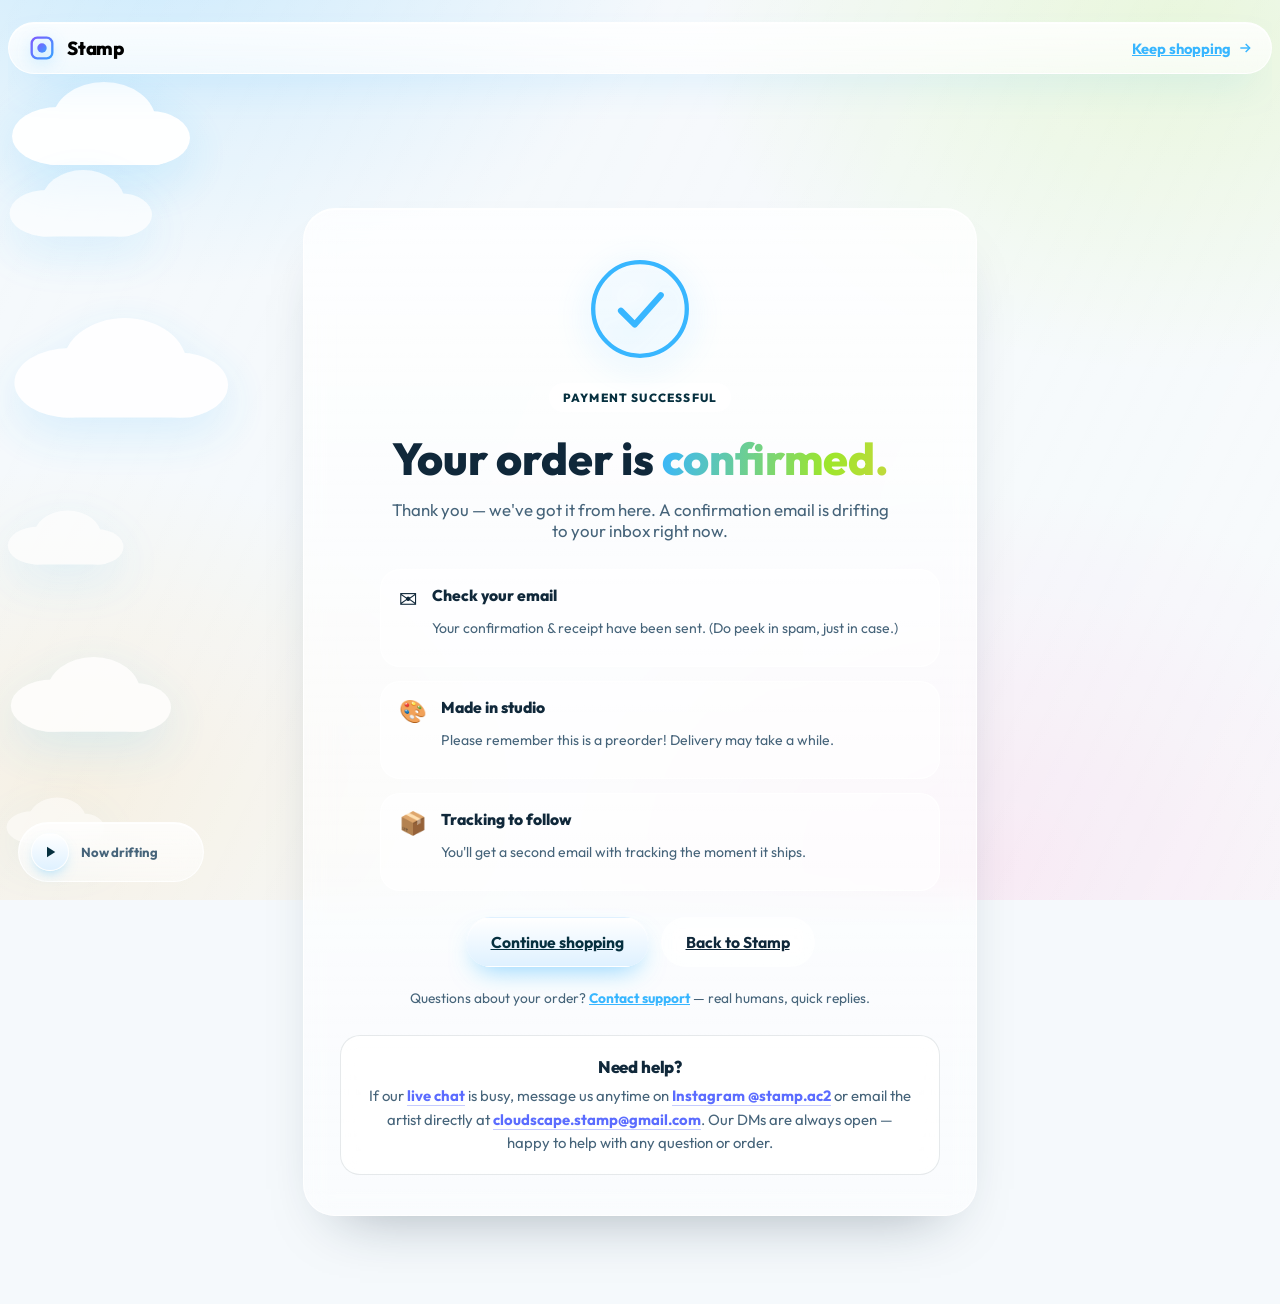
<file: aero-success.html>
<!DOCTYPE html>
<html lang="en">
<head>
  <meta charset="UTF-8" />
  <meta name="viewport" content="width=device-width, initial-scale=1.0" />
    <link rel="icon" type="image/png" href="/favicon.png" />
  <title>Order confirmed — Stamp</title>
  <meta name="description" content="Your Stamp order is confirmed." />
  <meta name="robots" content="noindex" />
  <link rel="preconnect" href="https://fonts.googleapis.com" />
  <link rel="preconnect" href="https://fonts.gstatic.com" crossorigin />
  <link href="https://fonts.googleapis.com/css2?family=Outfit:wght@400;500;600;700;800&display=swap" rel="stylesheet" />
  <link rel="stylesheet" href="aero.css" />
</head>
<body class="aero aero-ok-page">
  <div class="aero-sky" id="aeroSky" aria-hidden="true"></div>

  <!-- ===== Minimal nav ===== -->
  <header class="nav" id="nav">
    <div class="nav__inner">
      <a href="aero" class="brand" aria-label="Stamp home">
        <span class="brand__mark" data-aero="logo" aria-hidden="true"></span>
        <span class="brand__name">Stamp</span>
      </a>
      <a href="aero#shop" class="link-arrow" style="margin-left:auto">Keep shopping
        <svg viewBox="0 0 24 24" width="16" height="16" fill="none" stroke="currentColor" stroke-width="2.2"><path d="M5 12h14"/><path d="m13 6 6 6-6 6"/></svg>
      </a>
    </div>
  </header>

  <main class="aero-ok">
    <section class="aero-ok__card glass">
      <div class="aero-ok__check">
        <svg viewBox="0 0 120 120" width="104" height="104" aria-hidden="true">
          <circle class="aero-ok__ring" cx="60" cy="60" r="54" fill="none" stroke-width="5"/>
          <path class="aero-ok__tick" d="M38 62 L54 78 L84 44" fill="none" stroke-width="7" stroke-linecap="round" stroke-linejoin="round"/>
        </svg>
      </div>

      <span class="aero-ok__eyebrow">Payment successful</span>
      <h1 class="aero-ok__title">Your order is <span class="grad-text">confirmed.</span></h1>
      <p class="aero-ok__lead">Thank you — we've got it from here. A confirmation email is drifting to your inbox right now.</p>

      <ul class="aero-ok__next">
        <li>
          <span class="aero-ok__ico">✉️</span>
          <div><strong>Check your email</strong><p>Your confirmation &amp; receipt have been sent. (Do peek in spam, just in case.)</p></div>
        </li>
        <li>
          <span class="aero-ok__ico">🎨</span>
          <div><strong>Made in studio</strong><p>Please remember this is a preorder! Delivery may take a while.</p></div>
        </li>
        <li>
          <span class="aero-ok__ico">📦</span>
          <div><strong>Tracking to follow</strong><p>You'll get a second email with tracking the moment it ships.</p></div>
        </li>
      </ul>

      <div class="aero-ok__cta">
        <a href="aero#shop" class="btn btn--aero">Continue shopping</a>
        <a href="aero" class="btn btn--glass">Back to Stamp</a>
      </div>

      <p class="aero-ok__help">Questions about your order? <a href="#" data-chat>Contact support</a> — real humans, quick replies.</p>

      <div class="aero-help">
        <strong class="aero-help__title">Need help?</strong>
        <p class="aero-help__text">If our <a href="#" data-chat>live chat</a> is busy, message us anytime on <a href="https://www.instagram.com/stamp.ac2?igsh=MWp1OXdyOXB4MWI3MQ%3D%3D&utm_source=qr" target="_blank" rel="noopener">Instagram @stamp.ac2</a> or email the artist directly at <a href="mailto:cloudscape.stamp@gmail.com">cloudscape.stamp@gmail.com</a>. Our DMs are always open — happy to help with any question or order.</p>
      </div>
    </section>
  </main>

  <script src="aero-assets.js"></script>
  <script src="aero.js"></script>

  <!-- tawk.to live chat -->
  <script type="text/javascript">
    var Tawk_API=Tawk_API||{}, Tawk_LoadStart=new Date();
    (function(){
      var s1=document.createElement("script"),s0=document.getElementsByTagName("script")[0];
      s1.async=true;
      s1.src='https://embed.tawk.to/6a2023e2d0b6e01c2e34bfee/1jq6oobri';
      s1.charset='UTF-8';
      s1.setAttribute('crossorigin','*');
      s0.parentNode.insertBefore(s1,s0);
    })();
  </script>
</body>
</html>
</file>
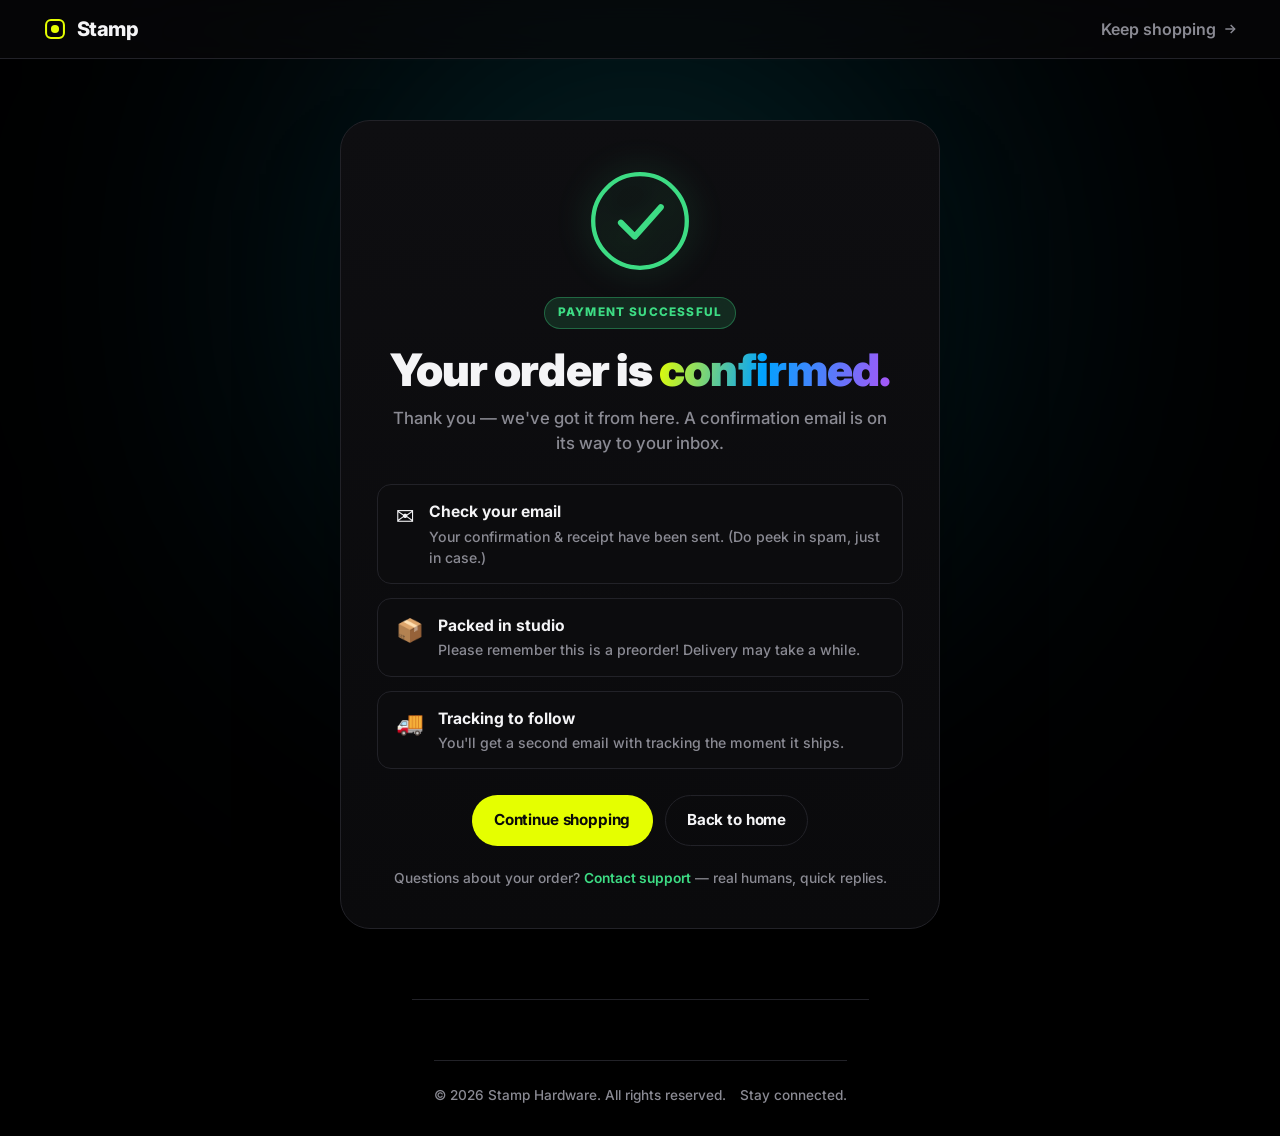
<file: success.html>
<!DOCTYPE html>
<html lang="en">
<head>
  <meta charset="UTF-8" />
  <meta name="viewport" content="width=device-width, initial-scale=1.0" />
    <link rel="icon" type="image/png" href="/favicon.png" />
  <title>Order confirmed — Stamp</title>
  <meta name="description" content="Your Stamp order is confirmed." />
  <meta name="robots" content="noindex" />
  <link rel="preconnect" href="https://fonts.googleapis.com" />
  <link rel="preconnect" href="https://fonts.gstatic.com" crossorigin />
  <link href="https://fonts.googleapis.com/css2?family=Inter:wght@400;500;600;700;800;900&display=swap" rel="stylesheet" />
  <link rel="stylesheet" href="styles.css" />
  <link rel="stylesheet" href="success.css" />
</head>
<body class="ok-page">
  <!-- ===== Minimal nav ===== -->
  <header class="nav is-stuck" id="nav">
    <div class="nav__inner">
      <a href="/" class="brand" aria-label="Stamp home">
        <span class="brand__mark" aria-hidden="true">
          <svg viewBox="0 0 32 32" width="26" height="26"><rect x="5" y="5" width="22" height="22" rx="6" fill="none" stroke="currentColor" stroke-width="2.5"/><circle cx="16" cy="16" r="5" fill="currentColor"/></svg>
        </span>
        <span class="brand__name">Stamp</span>
      </a>
      <a href="/#products" class="link-arrow" style="margin-left:auto">Keep shopping
        <svg viewBox="0 0 24 24" width="16" height="16" fill="none" stroke="currentColor" stroke-width="2.2"><path d="M5 12h14"/><path d="m13 6 6 6-6 6"/></svg>
      </a>
    </div>
  </header>

  <main class="ok">
    <!-- floating confetti -->
    <div class="ok__confetti" aria-hidden="true">
      <i style="--x:8%;--d:0s;--c:var(--yellow)"></i>
      <i style="--x:20%;--d:.4s;--c:var(--purple)"></i>
      <i style="--x:34%;--d:.15s;--c:var(--blue-2)"></i>
      <i style="--x:48%;--d:.7s;--c:#ec4899"></i>
      <i style="--x:62%;--d:.25s;--c:var(--green)"></i>
      <i style="--x:76%;--d:.55s;--c:var(--yellow)"></i>
      <i style="--x:88%;--d:.1s;--c:var(--blue-2)"></i>
      <i style="--x:94%;--d:.45s;--c:#ec4899"></i>
    </div>

    <div class="ok__glow"></div>

    <section class="ok__card">
      <!-- animated check -->
      <div class="ok__check">
        <svg viewBox="0 0 120 120" width="104" height="104" aria-hidden="true">
          <circle class="ok__ring" cx="60" cy="60" r="54" fill="none" stroke-width="5"/>
          <path class="ok__tick" d="M38 62 L54 78 L84 44" fill="none" stroke-width="7" stroke-linecap="round" stroke-linejoin="round"/>
        </svg>
      </div>

      <span class="ok__eyebrow">Payment successful</span>
      <h1 class="ok__title">Your order is <span class="grad-text">confirmed.</span></h1>
      <p class="ok__lead">Thank you — we've got it from here. A confirmation email is on its way to your inbox.</p>

      <ul class="ok__next">
        <li>
          <span class="ok__ico">✉️</span>
          <div><strong>Check your email</strong><p>Your confirmation &amp; receipt have been sent. (Do peek in spam, just in case.)</p></div>
        </li>
        <li>
          <span class="ok__ico">📦</span>
          <div><strong>Packed in studio</strong><p>Please remember this is a preorder! Delivery may take a while.</p></div>
        </li>
        <li>
          <span class="ok__ico">🚚</span>
          <div><strong>Tracking to follow</strong><p>You'll get a second email with tracking the moment it ships.</p></div>
        </li>
      </ul>

      <div class="ok__cta">
        <a href="/#products" class="btn btn--primary">Continue shopping</a>
        <a href="/" class="btn btn--ghost">Back to home</a>
      </div>

      <p class="ok__help">Questions about your order? <a href="#" data-chat>Contact support</a> — real humans, quick replies.</p>
    </section>
  </main>

  <!-- ===== Footer ===== -->
  <footer class="footer">
    <div class="footer__bottom" style="border-top:1px solid var(--line);margin-top:0">
      <span>© 2026 Stamp Hardware. All rights reserved.</span>
      <span>Stay connected.</span>
    </div>
  </footer>

  <script>
    // contact controls open the tawk live chat
    document.addEventListener('click', function (e) {
      var t = e.target.closest('[data-chat]');
      if (!t) return;
      e.preventDefault();
      if (window.Tawk_API && typeof Tawk_API.maximize === 'function') Tawk_API.maximize();
    });
  </script>

  <!-- tawk.to live chat -->
  <script type="text/javascript">
    var Tawk_API=Tawk_API||{}, Tawk_LoadStart=new Date();
    (function(){
      var s1=document.createElement("script"),s0=document.getElementsByTagName("script")[0];
      s1.async=true;
      s1.src='https://embed.tawk.to/6a2023e2d0b6e01c2e34bfee/1jq6oobri';
      s1.charset='UTF-8';
      s1.setAttribute('crossorigin','*');
      s0.parentNode.insertBefore(s1,s0);
    })();
  </script>
</body>
</html>
</file>
<file: aero.css>
/* ===== Aero — Frutiger Aero / Web 2.0 revival theme (light only) ===== */

/* clip horizontal overflow at the root so the page never scrolls sideways */
html{overflow-x:clip;max-width:100%}
.aero img,.aero svg{max-width:100%}

/* Google sign-in control (nav) */
.auth{display:flex;align-items:center;gap:8px}
.auth__login{display:inline-flex;align-items:center;gap:8px;padding:8px 14px;border-radius:100px;font-weight:700;font-size:.82rem;cursor:pointer;background:#fff;color:#1f2937;border:1px solid rgba(16,40,58,.16);transition:transform .2s,box-shadow .2s}
.auth__login:hover{transform:translateY(-1px);box-shadow:0 8px 20px -8px rgba(16,40,58,.45)}
.auth__login svg{width:16px;height:16px;flex:none}
.auth__user{display:flex;align-items:center;gap:8px}
.auth__avatar{width:30px;height:30px;border-radius:50%;object-fit:cover;border:1px solid rgba(16,40,58,.2)}
.auth__logout{padding:7px 12px;border-radius:100px;font-weight:700;font-size:.78rem;cursor:pointer;background:transparent;color:inherit;border:1px solid currentColor;opacity:.7;transition:opacity .2s}
.auth__logout:hover{opacity:1}
@media (max-width:560px){.auth__login span{display:none}}

/* tokens */
.aero{
  --bg:#F5F9FC;            /* pristine gloss-white base */
  --ink:#10283a;          /* deep slate text */
  --ink-soft:#46647a;     /* secondary text */
  --muted:#7d96a8;        /* tertiary */
  --line:rgba(16,40,58,.1);
  --glass:rgba(255,255,255,.55);
  --glass-2:rgba(255,255,255,.72);

  --sky:#38b6ff;
  --sky-soft:#aee3ff;
  --lime:#9ee62b;
  --lime-soft:#d6f78a;
  --peach:#ffc25c;
  --peach-soft:#ffe1ad;
  --pink:#ff8fc7;
  --pink-soft:#ffc9e6;

  --radius:32px;
  --radius-sm:20px;
  --maxw:1240px;
  --ease:cubic-bezier(.22,.61,.36,1);

  font-family:"Segoe UI","Outfit",system-ui,-apple-system,"Inter",sans-serif;
  background:var(--bg);
  color:var(--ink);
  -webkit-font-smoothing:antialiased;
  overflow-x:hidden;
}

/* page-wide airy gradient wash + faint water refraction */
.aero::before{
  content:"";position:fixed;inset:0;z-index:-2;pointer-events:none;
  background:
    radial-gradient(900px 600px at 12% -8%,rgba(56,182,255,.22),transparent 60%),
    radial-gradient(800px 560px at 92% 4%,rgba(158,230,43,.18),transparent 60%),
    radial-gradient(820px 620px at 78% 96%,rgba(255,143,199,.18),transparent 60%),
    radial-gradient(760px 540px at 6% 88%,rgba(255,194,92,.16),transparent 60%),
    var(--bg);
}
.aero::after{
  content:"";position:fixed;inset:0;z-index:-1;pointer-events:none;opacity:.5;
  background:linear-gradient(115deg,transparent 0,rgba(255,255,255,.5) 38%,transparent 42%,transparent 60%,rgba(255,255,255,.35) 70%,transparent 74%);
  background-size:300% 300%;
  animation:aeroSheen 18s ease-in-out infinite;
}
@keyframes aeroSheen{0%,100%{background-position:0% 50%}50%{background-position:100% 50%}}

/* ===== floating sky layer (clouds + bubbles, full-page, behind content) ===== */
.aero-sky{position:fixed;inset:0;z-index:0;pointer-events:none;overflow:hidden}
.aero-cloud{position:absolute;color:#fff;will-change:transform;filter:drop-shadow(0 16px 24px rgba(56,182,255,.18))}
.aero-cloud svg{display:block;width:100%;height:auto}
@keyframes aeroDrift{from{transform:translateX(-26vw)}to{transform:translateX(126vw)}}

.aero-bubble{position:absolute;pointer-events:auto;cursor:pointer;will-change:transform;filter:drop-shadow(0 8px 14px rgba(56,182,255,.28))}
.aero-bubble svg{display:block;width:100%;height:auto}
.aero-bubble.is-sky{animation:aeroFloat var(--t,9s) var(--ease) infinite,aeroWobble 3.4s ease-in-out infinite}
.aero-bubble:hover{animation-play-state:paused;filter:drop-shadow(0 0 18px rgba(56,182,255,.6)) drop-shadow(0 8px 14px rgba(255,143,199,.4))}
@keyframes aeroFloat{0%{transform:translateY(8vh) translateX(0)}100%{transform:translateY(-112vh) translateX(var(--drift,2vw))}}
@keyframes aeroWobble{0%,100%{margin-left:0}25%{margin-left:-9px}75%{margin-left:9px}}
.aero-bubble.is-pop{animation:aeroPop .32s var(--ease) forwards}
@keyframes aeroPop{to{transform:scale(1.5);opacity:0}}

/* sparkle confetti spawned on bubble pop */
.aero-spark{position:fixed;z-index:40;pointer-events:none;color:var(--peach);width:18px;height:18px;will-change:transform,opacity}
.aero-spark svg{width:100%;height:100%;display:block}
@keyframes aeroSpark{0%{transform:translate(0,0) scale(.4) rotate(0);opacity:1}100%{transform:translate(var(--sx),var(--sy)) scale(1) rotate(180deg);opacity:0}}

/* keep real content above the sky */
.aero > *:not(.aero-sky):not(.aero-sky--fg):not(.aero-player){position:relative;z-index:1}

/* foreground sky layer — bubbles that float in front of content */
.aero-sky--fg{position:fixed;inset:0;z-index:6;pointer-events:none;overflow:visible}
.aero-sky--fg .aero-bubble{pointer-events:auto}

/* ===== mini music player (bottom-left) ===== */
.aero-player{position:fixed;left:18px;bottom:18px;z-index:28;display:flex;align-items:center;gap:12px;padding:10px 18px 10px 12px;border-radius:100px;
  background:linear-gradient(180deg,rgba(255,255,255,.9),rgba(255,255,255,.68));
  border:1px solid rgba(255,255,255,.9);
  box-shadow:0 20px 44px -18px rgba(56,182,255,.55);backdrop-filter:blur(16px);
  transition:box-shadow .3s var(--ease,ease)}
.aero-player:hover{box-shadow:0 24px 50px -16px rgba(56,182,255,.75)}
.aero-player__btn{width:38px;height:38px;border-radius:50%;flex:none;display:grid;place-items:center;cursor:pointer;
  background:linear-gradient(180deg,#fff,#dff1ff);
  border:1px solid rgba(255,255,255,.85);
  box-shadow:0 6px 14px -6px rgba(56,182,255,.55);
  color:#06303f;transition:transform .2s var(--ease,ease),box-shadow .2s}
.aero-player__btn:hover{transform:scale(1.08);box-shadow:0 10px 20px -8px rgba(56,182,255,.7)}
.aero-player__label{font-size:.82rem;font-weight:700;color:var(--ink-soft,#46647a);white-space:nowrap;max-width:110px;overflow:hidden;text-overflow:ellipsis}
.aero-player__bars{display:flex;align-items:flex-end;gap:2px;height:14px;margin-left:2px}
.aero-player__bars span{display:block;width:3px;border-radius:3px;background:var(--sky,#38b6ff);transform-origin:bottom;animation:aeroBars .8s ease-in-out infinite alternate}
.aero-player__bars span:nth-child(2){animation-delay:.15s;animation-duration:1s}
.aero-player__bars span:nth-child(3){animation-delay:.3s;animation-duration:.7s}
@keyframes aeroBars{from{height:3px}to{height:14px}}
.aero-player.is-paused .aero-player__bars span{animation-play-state:paused}

/* ===== shared bits ===== */
.aero .wrap{max-width:var(--maxw);margin:0 auto;padding:0 22px}
.grad-text{
  background:linear-gradient(100deg,var(--sky),var(--lime),var(--peach),var(--pink),var(--sky));
  background-size:300% 100%;-webkit-background-clip:text;background-clip:text;color:transparent;
  animation:aeroGloss 9s linear infinite;
}
@keyframes aeroGloss{to{background-position:300% 50%}}

.aero .btn{display:inline-flex;align-items:center;gap:9px;font-weight:700;font-size:.98rem;border-radius:100px;padding:14px 24px;cursor:pointer;border:1px solid transparent;transition:transform .2s var(--ease),box-shadow .3s var(--ease),background .3s}
.aero .btn svg{transition:transform .2s var(--ease)}
.aero .btn:hover svg{transform:translateX(3px)}
.btn--aero{
  color:#06303f;border:1px solid rgba(255,255,255,.7);
  background:linear-gradient(180deg,#ffffff,#dff1ff);
  box-shadow:0 1px 0 rgba(255,255,255,.9) inset,0 12px 26px -10px rgba(56,182,255,.6);
}
.btn--aero:hover{transform:translateY(-2px);box-shadow:0 1px 0 rgba(255,255,255,.9) inset,0 18px 34px -10px rgba(56,182,255,.75)}
.btn--glass{background:var(--glass);border:1px solid rgba(255,255,255,.7);color:var(--ink);backdrop-filter:blur(8px)}
.btn--glass:hover{transform:translateY(-2px);background:var(--glass-2)}

.aero .eyebrow{display:inline-flex;align-items:center;gap:8px;font-size:.78rem;font-weight:800;text-transform:uppercase;letter-spacing:.12em;color:var(--sky)}
.aero .eyebrow__dot{width:8px;height:8px;border-radius:50%;background:linear-gradient(135deg,var(--lime),var(--sky));box-shadow:0 0 10px var(--sky)}
.aero .section-head{display:flex;justify-content:space-between;align-items:flex-end;gap:20px;margin-bottom:30px}
.aero .section-head__title{font-size:clamp(1.9rem,4.2vw,3rem);font-weight:800;letter-spacing:-.02em;margin-top:10px}
.aero .section-head__sub{color:var(--ink-soft);font-size:1.05rem;max-width:52ch;margin-top:10px}
.aero .link-arrow{display:inline-flex;align-items:center;gap:6px;color:var(--sky);font-weight:700;font-size:.92rem}

/* glass card base — the bento building block */
.glass{
  background:linear-gradient(180deg,rgba(255,255,255,.78),rgba(255,255,255,.5));
  border:1px solid rgba(255,255,255,.8);
  border-radius:var(--radius);
  box-shadow:0 1px 0 rgba(255,255,255,.9) inset,0 30px 60px -36px rgba(16,40,58,.4);
  backdrop-filter:blur(14px);
}

/* ===== nav ===== */
.aero .nav{position:sticky;top:0;z-index:30;padding:14px 0;transition:padding .3s var(--ease)}
.aero .nav.is-stuck{padding:8px 0}
.aero .nav__inner{max-width:var(--maxw);margin:0 auto;padding:10px 18px;display:flex;align-items:center;gap:20px;border-radius:100px;
  background:linear-gradient(180deg,rgba(255,255,255,.85),rgba(255,255,255,.62));
  border:1px solid rgba(255,255,255,.85);
  box-shadow:0 1px 0 rgba(255,255,255,.9) inset,0 18px 40px -22px rgba(56,182,255,.5);
  backdrop-filter:blur(16px);
}
.aero .brand{display:flex;align-items:center;gap:10px;font-weight:800;font-size:1.18rem;letter-spacing:-.01em;text-decoration:none}
.aero .brand__name{color:#000}
.aero .brand__mark{width:30px;height:30px;display:grid;place-items:center}
.aero .brand__mark svg{width:30px;height:30px;filter:drop-shadow(0 4px 8px rgba(56,182,255,.4))}
.aero .nav__links{display:flex;gap:6px;margin-left:8px}
.aero .nav__link{padding:8px 14px;border-radius:100px;font-weight:600;font-size:.92rem;color:var(--ink-soft);text-decoration:none;transition:.2s var(--ease)}
.aero .nav__link:hover{color:var(--ink);background:rgba(255,255,255,.7)}
.aero .nav__link.is-active{color:#06303f;background:linear-gradient(180deg,#fff,#dff1ff);box-shadow:0 6px 14px -8px rgba(56,182,255,.6)}
.aero .nav__actions{margin-left:auto;display:flex;align-items:center;gap:8px}
.aero .icon-btn{width:40px;height:40px;border-radius:50%;display:grid;place-items:center;color:var(--ink-soft);background:rgba(255,255,255,.6);border:1px solid rgba(255,255,255,.8);cursor:pointer;transition:.2s}
.aero .icon-btn:hover{color:var(--ink);transform:translateY(-1px)}
.aero .cart{position:relative}
.aero .cart__count{position:absolute;top:-3px;right:-3px;min-width:18px;height:18px;padding:0 4px;border-radius:100px;background:linear-gradient(135deg,var(--pink),var(--peach));color:#fff;font-size:.66rem;font-weight:800;display:grid;place-items:center}
.aero .nav__toggle{display:none;flex-direction:column;gap:4px;width:40px;height:40px;border-radius:12px;background:rgba(255,255,255,.6);border:1px solid rgba(255,255,255,.8);cursor:pointer;align-items:center;justify-content:center}
.aero .nav__toggle span{width:18px;height:2px;border-radius:2px;background:var(--ink)}

/* ===== hero ===== */
.aero-hero{position:relative;max-width:var(--maxw);margin:0 auto;padding:64px 22px 40px}
.aero-hero__grid{display:grid;grid-template-columns:1.05fr .95fr;gap:40px;align-items:center}
.aero-hero__grid>*{min-width:0}
.aero-hero__badge{display:inline-flex;align-items:center;gap:8px;font-size:.8rem;font-weight:800;color:#06303f;padding:7px 14px;border-radius:100px;background:var(--glass-2);border:1px solid rgba(255,255,255,.8);box-shadow:0 10px 22px -14px rgba(56,182,255,.6)}
.aero-hero__title{font-size:clamp(2.6rem,6.4vw,4.6rem);font-weight:800;line-height:1.02;letter-spacing:-.03em;margin:18px 0 16px}
.aero-hero__lead{color:var(--ink-soft);font-size:1.16rem;max-width:46ch;line-height:1.6}
.aero-hero__cta{display:flex;gap:12px;flex-wrap:wrap;margin:28px 0 22px}
.aero-hero__stats{list-style:none;display:flex;gap:26px;flex-wrap:wrap}
.aero-hero__stats strong{display:block;font-size:1.5rem;font-weight:800;background:linear-gradient(120deg,var(--sky),var(--lime));-webkit-background-clip:text;background-clip:text;color:transparent}
.aero-hero__stats span{color:var(--muted);font-size:.86rem}

/* hero scene: art piece in a glossy frame, with local sky */
.aero-hero__stage{position:relative;min-height:420px;display:grid;place-items:center}
.aero-frame{position:relative;width:min(440px,86%);border-radius:var(--radius);overflow:hidden;border:1px solid rgba(255,255,255,.9);
  box-shadow:0 1px 0 rgba(255,255,255,.9) inset,0 40px 80px -34px rgba(56,182,255,.7);
  animation:aeroBob 7s ease-in-out infinite;background:#dff1ff}
@keyframes aeroBob{0%,100%{transform:translateY(-8px) rotate(-.6deg)}50%{transform:translateY(10px) rotate(.6deg)}}
.aero-frame__art{display:block;width:100%}
.aero-frame__art svg{display:block;width:100%;height:auto}
.aero-frame__gloss{position:absolute;inset:0;pointer-events:none;background:linear-gradient(135deg,rgba(255,255,255,.6) 0,transparent 26%,transparent 70%,rgba(255,255,255,.3) 100%)}
.aero-frame__sun{position:absolute;top:-26px;right:-26px;width:150px;animation:aeroSpin 60s linear infinite}
.aero-frame__sun svg{width:100%;height:auto}
@keyframes aeroSpin{to{transform:rotate(360deg)}}
.aero-frame__cap{position:absolute;left:14px;bottom:14px;font-size:.82rem;font-weight:700;color:#06303f;background:var(--glass-2);padding:6px 12px;border-radius:100px;border:1px solid rgba(255,255,255,.8)}

/* swaying grass strip under the hero */
.aero-grass{position:absolute;left:0;right:0;bottom:-6px;height:64px;color:var(--lime);opacity:.85;pointer-events:none;display:flex;justify-content:space-around;align-items:flex-end}
.aero-grass span{display:block;width:120px;transform-origin:bottom center;animation:aeroSway 5s ease-in-out infinite}
.aero-grass span:nth-child(2n){animation-duration:6.4s;animation-delay:-1.2s;color:var(--lime-soft)}
.aero-grass span:nth-child(3n){animation-duration:7.1s;animation-delay:-2.6s}
.aero-grass svg{display:block;width:100%;height:auto}
@keyframes aeroSway{0%,100%{transform:rotate(-3deg)}50%{transform:rotate(3deg)}}

/* hero action chips */
.aero-chips{display:flex;flex-wrap:wrap;gap:10px;margin-top:34px;justify-content:center}
.aero-chip{font-size:.86rem;font-weight:600;color:var(--ink);padding:9px 15px;border-radius:100px;background:var(--glass);border:1px solid rgba(255,255,255,.8);transition:.2s var(--ease)}
.aero-chip:hover{transform:translateY(-2px);box-shadow:0 10px 20px -12px rgba(56,182,255,.5)}

/* ===== bento grid ===== */
.aero-bento{max-width:var(--maxw);margin:0 auto;padding:60px 22px}
.bento{display:grid;grid-template-columns:repeat(4,1fr);grid-auto-rows:180px;gap:18px}
.bento__cell{position:relative;overflow:hidden;padding:26px}
.bento__cell h3{font-size:1.35rem;font-weight:800;letter-spacing:-.01em}
.bento__cell p{color:var(--ink-soft);font-size:.95rem;margin-top:6px}
.bento__kicker{font-size:.74rem;font-weight:800;text-transform:uppercase;letter-spacing:.1em;color:var(--sky)}
.bento__cta{display:inline-flex;align-items:center;gap:6px;margin-top:auto;font-weight:800;color:#06303f}
/* sizes */
.bento--art{grid-column:span 2;grid-row:span 2;display:flex;flex-direction:column;padding:0;color:#fff}
.bento--art .bento__art{position:absolute;inset:0}
.bento--art .bento__art svg{width:100%;height:100%;object-fit:cover}
.bento--art .bento__veil{position:absolute;inset:0;background:linear-gradient(180deg,transparent 40%,rgba(10,40,60,.55))}
.bento--art .bento__copy{position:relative;margin-top:auto;padding:26px;z-index:1}
.bento--art h3{font-size:1.7rem}
.bento--art .bento__kicker{color:#eaffff}
.bento--art p{color:rgba(255,255,255,.85)}
.bento--art .bento__cta{color:#fff}

.bento--product{grid-column:span 2;grid-row:span 2;display:flex;align-items:center;gap:14px}
.bento--product .bento__charm{flex:none;width:150px;animation:aeroBob 6s ease-in-out infinite}
.bento--product .bento__charm svg{width:100%;height:auto;filter:drop-shadow(0 18px 26px rgba(180,140,255,.45))}
.bento--product .bento__txt{display:flex;flex-direction:column;height:100%;justify-content:center}
.bento--price{display:inline-block;margin:8px 0 4px;font-size:1.4rem;font-weight:800;color:var(--ink)}

.bento--wide{grid-column:span 2}
.bento--tall{grid-row:span 2;display:flex;flex-direction:column}
.bento__big{font-size:2.6rem;font-weight:800;letter-spacing:-.03em;background:linear-gradient(120deg,var(--sky),var(--pink));-webkit-background-clip:text;background-clip:text;color:transparent}
.bento__ico{font-size:1.9rem}
.bento__list{list-style:none;margin-top:12px;display:flex;flex-direction:column;gap:8px}
.bento__list li{display:flex;align-items:center;gap:9px;color:var(--ink-soft);font-size:.92rem;font-weight:600}
.bento__seal{flex:none;width:34px;height:34px;border-radius:10px;display:grid;place-items:center;font-size:1rem;background:linear-gradient(135deg,var(--lime-soft),var(--sky-soft));border:1px solid rgba(255,255,255,.8)}
.bento__cell--glow::after{content:"";position:absolute;width:200px;height:200px;border-radius:50%;filter:blur(40px);opacity:.5;right:-50px;bottom:-60px;background:radial-gradient(circle,var(--c,var(--sky)),transparent 70%);pointer-events:none}

/* ===== duo showcase ===== */
.aero-duo{max-width:var(--maxw);margin:0 auto;padding:60px 22px}
.aero-duo__head{text-align:center;margin-bottom:34px}
.aero-duo__head .section-head__sub{margin-inline:auto}
.aero-duo__grid{display:grid;grid-template-columns:1fr 1fr;gap:20px}
.aero-duo__card{display:flex;flex-direction:column;padding:30px;transition:transform .3s var(--ease),box-shadow .3s var(--ease)}
.aero-duo__card:hover{transform:translateY(-6px);box-shadow:0 1px 0 rgba(255,255,255,.9) inset,0 44px 70px -36px rgba(16,40,58,.5)}
.aero-duo__media{height:190px;border-radius:var(--radius-sm);overflow:hidden;display:grid;place-items:center;margin-bottom:20px;position:relative;background:linear-gradient(180deg,var(--sky-soft),#eef9ff)}
.aero-duo__media--charm{background:linear-gradient(180deg,var(--pink-soft),#fff)}
.aero-duo__media svg{width:62%;height:auto}
.aero-duo__media--art svg{width:100%;height:100%;object-fit:cover}
.aero-duo__kicker{font-size:.76rem;font-weight:800;text-transform:uppercase;letter-spacing:.1em;color:var(--c,var(--sky))}
.aero-duo__name{font-size:1.5rem;font-weight:800;margin:8px 0 8px;letter-spacing:-.01em}
.aero-duo__desc{color:var(--ink-soft);font-size:.98rem;line-height:1.6}
.aero-duo__points{list-style:none;margin:16px 0 18px;display:flex;flex-direction:column;gap:9px}
.aero-duo__points li{color:var(--ink-soft);font-size:.92rem;font-weight:600}
.aero-duo__cta{display:inline-flex;align-items:center;gap:8px;margin-top:auto;align-self:flex-start;color:#06303f;font-weight:800;padding:12px 20px;border-radius:100px;background:linear-gradient(180deg,#fff,#e7f6ff);border:1px solid rgba(255,255,255,.85);box-shadow:0 12px 24px -12px var(--c,var(--sky))}
.aero-duo__cta:hover{transform:translateY(-2px)}

/* ===== possibilities band ===== */
.aero-band{max-width:var(--maxw);margin:0 auto;padding:60px 22px;text-align:center}
.aero-band__title{font-size:clamp(1.9rem,4.4vw,3rem);font-weight:800;letter-spacing:-.02em;margin-bottom:30px}
.aero-band__grid{display:grid;grid-template-columns:repeat(3,1fr);gap:18px}
.aero-poss{padding:30px;text-align:left}
.aero-poss__icon{display:grid;place-items:center;width:56px;height:56px;border-radius:16px;font-size:1.7rem;margin-bottom:16px;background:linear-gradient(135deg,var(--c,var(--sky)),#fff);border:1px solid rgba(255,255,255,.8);box-shadow:0 12px 22px -12px var(--c,var(--sky))}
.aero-poss h3{font-size:1.18rem;font-weight:800}
.aero-poss p{color:var(--ink-soft);font-size:.94rem;margin-top:8px}

/* ===== catalog grid ===== */
.aero-catalog{max-width:var(--maxw);margin:0 auto;padding:60px 22px}
.aero-grid{display:grid;grid-template-columns:1fr 1fr;gap:18px}
.aero-card{display:flex;flex-direction:column;overflow:hidden;transition:transform .3s var(--ease),box-shadow .3s var(--ease)}
.aero-card:hover{transform:translateY(-6px);box-shadow:0 1px 0 rgba(255,255,255,.9) inset,0 44px 70px -36px rgba(16,40,58,.5)}
/* feature card: same stacked layout as a normal card, no spanning */
.aero-card--feature{grid-column:auto;display:flex;flex-direction:column}
.aero-card__media{position:relative;height:380px;display:grid;place-items:center;overflow:hidden;background:linear-gradient(180deg,var(--sky-soft),#eef9ff)}
.aero-card--feature .aero-card__media{height:380px}
.aero-card__media--charm{background:linear-gradient(180deg,var(--pink-soft),#fff)}
.aero-card__media--art svg{width:100%;height:100%;object-fit:cover}
.aero-card__media svg{width:64%;height:auto}
/* art card: fill the whole media area, centred, no gaps */
.aero-card__media--art{display:block;position:relative;padding:0}
.aero-card__media--art [data-aero]{position:absolute;inset:0}
.aero-card__charm{width:52%;animation:aeroBob 6s ease-in-out infinite}
/* canvas device mockup sized to fit inside the catalog card */
.aero-card__media--device{background:linear-gradient(180deg,#e9e2ff,#fff)}
.aero-card__media--device .cv-device{transform:scale(.82)}
.aero-card__media--device .cv-device,.aero-card__media--device .cv-device *{box-sizing:border-box}
.aero-tag{position:absolute;top:14px;left:14px;font-size:.72rem;font-weight:800;text-transform:uppercase;letter-spacing:.06em;color:#06303f;padding:6px 11px;border-radius:100px;background:var(--glass-2);border:1px solid rgba(255,255,255,.8);z-index:1}
.aero-tag--art{background:linear-gradient(100deg,var(--sky),var(--lime));color:#06303f}
.aero-tag--charm{background:linear-gradient(100deg,var(--pink),var(--peach));color:#fff}
.aero-card__body{padding:24px;display:flex;flex-direction:column;flex:1}
.aero-card__row{display:flex;justify-content:space-between;align-items:baseline;gap:12px;margin-top:6px}
.aero-card__name{font-size:1.3rem;font-weight:800;letter-spacing:-.01em}
.aero-card__price{font-size:1.3rem;font-weight:800;color:var(--ink)}
.aero-card__desc{color:var(--ink-soft);font-size:.95rem;margin:8px 0 14px;line-height:1.55}
.aero-card__points{list-style:none;margin:0 0 16px;display:flex;flex-direction:column;gap:7px}
.aero-card__points li{color:var(--ink-soft);font-size:.9rem;font-weight:600}
.aero-card .btn--card{align-self:flex-start;margin-top:auto}
.aero-card--soon{opacity:.85}
.aero-card--soon .aero-card__media{filter:saturate(.7)}

/* ===== interactive atmosphere demo (mirrors the room configurator) ===== */
.aero-demo{max-width:var(--maxw);margin:0 auto;padding:60px 22px}
.aero-demo__head{text-align:center;margin-bottom:30px}
.aero-demo__head .section-head__sub{margin-inline:auto}
.aero-demo__panel{display:grid;grid-template-columns:1.2fr .8fr;gap:0;overflow:hidden}
.aero-scene{position:relative;min-height:380px;overflow:hidden;transition:background .8s var(--ease)}
.aero-scene[data-mood="day"]{background:linear-gradient(180deg,#aee3ff,#e8f7ff 60%,#d8f7c0)}
.aero-scene[data-mood="dusk"]{background:linear-gradient(180deg,#ffc6e6,#ffd9b0 55%,#cfeec0)}
.aero-scene[data-mood="rain"]{background:linear-gradient(180deg,#9fc4dd,#cfe6f2 60%,#bfe0c4)}
.aero-scene[data-mood="night"]{background:linear-gradient(180deg,#5566a8,#8fb0d8 60%,#a9cbb6)}
.aero-scene__sun{position:absolute;top:30px;right:40px;width:120px;transition:transform .8s var(--ease),opacity .8s}
.aero-scene__sun svg{width:100%;height:auto}
.aero-scene[data-mood="night"] .aero-scene__sun{opacity:.25;transform:translateY(20px) scale(.85)}
.aero-scene__hills{position:absolute;left:0;right:0;bottom:0;height:46%}
.aero-scene__hills svg{width:100%;height:100%;object-fit:cover}
.aero-scene__cloud{position:absolute;color:#fff;opacity:.9;width:150px}
.aero-scene__cloud svg{width:100%;height:auto}
.aero-scene__cloud--a{top:50px;left:-10%;animation:aeroDrift 26s linear infinite}
.aero-scene__cloud--b{top:120px;left:-30%;width:110px;opacity:.7;animation:aeroDrift 36s linear infinite}
.aero-rain{position:absolute;inset:0;opacity:0;transition:opacity .5s;pointer-events:none;background-image:repeating-linear-gradient(74deg,transparent 0 9px,rgba(255,255,255,.55) 9px 10px);background-size:60px 60px}
.aero-scene[data-mood="rain"] .aero-rain{opacity:.7;animation:aeroRainfall .5s linear infinite}
@keyframes aeroRainfall{to{background-position:60px 60px}}
.aero-scene__status{position:absolute;top:16px;left:16px;font-weight:700;font-size:.88rem;color:#06303f;background:var(--glass-2);padding:7px 14px;border-radius:100px;border:1px solid rgba(255,255,255,.8)}
.aero-demo__controls{padding:30px;display:flex;flex-direction:column;gap:12px;justify-content:center}
.aero-demo__controls h3{font-size:1.2rem;font-weight:800;margin-bottom:4px}
.aero-mood{display:flex;align-items:center;gap:14px;text-align:left;cursor:pointer;padding:14px 18px;border-radius:18px;background:rgba(255,255,255,.55);border:1px solid rgba(255,255,255,.8);transition:.2s var(--ease)}
.aero-mood:hover{transform:translateY(-2px);background:rgba(255,255,255,.8)}
.aero-mood.is-active{box-shadow:0 12px 24px -10px var(--sky);border-color:var(--sky)}
.aero-mood__ico{font-size:1.5rem}
.aero-mood strong{display:block;font-weight:800}
.aero-mood span{color:var(--muted);font-size:.82rem}

/* ===== support ===== */
.aero-support{max-width:980px;margin:0 auto;padding:30px 22px 20px;text-align:center}
.aero-support__inner{padding:54px 30px;border-radius:var(--radius);position:relative;overflow:hidden;
  background:linear-gradient(135deg,rgba(174,227,255,.6),rgba(255,201,230,.5));border:1px solid rgba(255,255,255,.85)}
.aero-support h2{font-size:clamp(1.7rem,4vw,2.6rem);font-weight:800;letter-spacing:-.02em}
.aero-support p{color:var(--ink-soft);margin:12px 0 24px}
.aero-support__cta{display:flex;gap:12px;justify-content:center;flex-wrap:wrap}

/* ===== footer ===== */
.aero-footer{max-width:var(--maxw);margin:40px auto 0;padding:40px 22px 110px}
.aero-footer__top{display:flex;justify-content:space-between;gap:30px;flex-wrap:wrap;padding-bottom:26px;border-bottom:1px solid var(--line)}
.aero-footer__cols{display:flex;gap:54px;flex-wrap:wrap}
.aero-footer__cols h4{font-size:.82rem;text-transform:uppercase;letter-spacing:.08em;color:var(--muted);margin-bottom:12px}
.aero-footer__cols a{display:block;color:var(--ink-soft);font-size:.92rem;margin-bottom:8px;font-weight:600}
.aero-footer__cols a:hover{color:var(--sky)}
.aero-footer__bottom{display:flex;justify-content:space-between;gap:12px;flex-wrap:wrap;padding-top:20px;color:var(--muted);font-size:.86rem}

/* ===== dock + ticker ===== */
.aero-dock{position:fixed;left:50%;transform:translateX(-50%);bottom:18px;z-index:25;display:flex;align-items:center;gap:16px;padding:10px 12px 10px 20px;max-width:calc(100vw - 36px);border-radius:100px;
  background:linear-gradient(180deg,rgba(255,255,255,.9),rgba(255,255,255,.68));border:1px solid rgba(255,255,255,.9);
  box-shadow:0 20px 44px -18px rgba(56,182,255,.6);backdrop-filter:blur(16px)}
.aero-dock__lead{display:flex;align-items:center;gap:9px;font-weight:800;font-size:.9rem;white-space:nowrap}
.aero-dock__pulse{width:9px;height:9px;border-radius:50%;background:var(--lime);box-shadow:0 0 0 0 rgba(158,230,43,.6);animation:aeroPulse 2s infinite}
@keyframes aeroPulse{0%{box-shadow:0 0 0 0 rgba(158,230,43,.6)}70%{box-shadow:0 0 0 9px rgba(158,230,43,0)}100%{box-shadow:0 0 0 0 rgba(158,230,43,0)}}
.aero-ticker{overflow:hidden;max-width:300px;mask-image:linear-gradient(90deg,transparent,#000 12%,#000 88%,transparent)}
.aero-ticker__track{display:flex;align-items:center;gap:16px;white-space:nowrap;animation:aeroTicker 22s linear infinite;color:var(--ink-soft);font-weight:600;font-size:.88rem}
.aero-ticker__track .dot{color:var(--sky);font-size:.6rem}
@keyframes aeroTicker{from{transform:translateX(0)}to{transform:translateX(-50%)}}
.aero-dock__btn{white-space:nowrap}
@media (max-width:720px){.aero-ticker{display:none}}

/* reveal on scroll */
.aero-reveal{opacity:0;transform:translateY(26px);transition:opacity .7s var(--ease),transform .7s var(--ease)}
.aero-reveal.is-in{opacity:1;transform:none}

/* ===== product detail layout (level94 / omori) ===== */
.aero-prod{position:relative;max-width:var(--maxw);margin:0 auto;padding:56px 22px 30px}
.aero-prod__back{display:inline-flex;align-items:center;gap:7px;color:var(--ink-soft);font-weight:700;font-size:.9rem;margin-bottom:22px}
.aero-prod__back:hover{color:var(--ink)}
.aero-prod__grid{display:grid;grid-template-columns:1fr 1fr;gap:40px;align-items:center}
.aero-prod__grid>*{min-width:0}
.aero-prod__stage{position:relative;display:grid;place-items:center;min-height:440px}
.aero-prod__frame{position:relative;width:min(440px,90%);border-radius:var(--radius);overflow:hidden;border:1px solid rgba(255,255,255,.9);box-shadow:0 1px 0 rgba(255,255,255,.9) inset,0 40px 80px -32px rgba(56,182,255,.7);animation:aeroBob 7s ease-in-out infinite;background:#fff}
.aero-prod__frame svg{display:block;width:100%;height:auto}
.aero-prod__frame--charm{background:linear-gradient(180deg,var(--pink-soft),#fff);padding:30px}
.aero-prod__rating{display:flex;align-items:center;gap:10px;color:var(--muted);font-size:.88rem;font-weight:700}
.aero-prod__stars{color:var(--peach);letter-spacing:2px}
.aero-prod__name{font-size:clamp(2.2rem,5vw,3.4rem);font-weight:800;letter-spacing:-.02em;margin:12px 0 10px}
.aero-prod__tagline{color:var(--ink-soft);font-size:1.1rem;max-width:46ch;line-height:1.6}
.aero-prod__priceRow{display:flex;align-items:baseline;gap:12px;margin:22px 0 4px}
.aero-prod__price{font-size:2.1rem;font-weight:800}
.aero-prod__was{color:var(--muted);text-decoration:line-through;font-weight:700}
.aero-prod__save{font-size:.74rem;font-weight:800;text-transform:uppercase;letter-spacing:.05em;color:#06303f;background:linear-gradient(100deg,var(--lime),var(--sky));padding:5px 11px;border-radius:100px}
.aero-opt{margin-top:22px}
.aero-opt__label{display:block;font-size:.8rem;font-weight:800;text-transform:uppercase;letter-spacing:.05em;color:var(--muted);margin-bottom:11px}
.aero-opt__label em{color:var(--ink);font-style:normal}
.aero-swatches{display:flex;gap:12px}
.aero-swatch{width:42px;height:42px;border-radius:50%;cursor:pointer;background:var(--s);border:2px solid rgba(255,255,255,.9);box-shadow:0 6px 14px -6px rgba(16,40,58,.4);transition:transform .2s var(--ease),box-shadow .2s}
.aero-swatch:hover{transform:translateY(-2px)}
.aero-swatch.is-active{box-shadow:0 0 0 3px var(--sky),0 6px 14px -6px rgba(16,40,58,.4)}
.aero-packs{display:grid;grid-template-columns:repeat(3,1fr);gap:10px}
.aero-pack{display:flex;flex-direction:column;gap:3px;align-items:flex-start;text-align:left;cursor:pointer;background:rgba(255,255,255,.6);border:1px solid rgba(255,255,255,.85);border-radius:var(--radius-sm);padding:13px 14px;transition:.2s var(--ease)}
.aero-pack:hover{transform:translateY(-2px)}
.aero-pack strong{font-size:1rem;font-weight:800}
.aero-pack span{font-size:.78rem;color:var(--muted)}
.aero-pack.is-active{border-color:var(--sky);box-shadow:0 12px 24px -10px var(--sky);background:rgba(255,255,255,.9)}
.aero-prod__perks{list-style:none;display:flex;flex-direction:column;gap:10px;margin:24px 0 6px}
.aero-prod__perks li{display:flex;align-items:center;gap:11px;font-size:.96rem;font-weight:600;color:var(--ink)}
.aero-prod__perks .tick{color:var(--sky)}
.aero-buy{margin-top:24px}
.aero-buy__note{margin-top:14px;color:var(--muted);font-size:.84rem}

/* out-of-stock state */
.aero-stock--out{display:inline-flex;align-items:center;font-size:.74rem;font-weight:800;text-transform:uppercase;letter-spacing:.05em;color:#fff;background:#e1556b;padding:5px 11px;border-radius:100px}
.aero-soldout,.aero-soldout:hover{background:#d3dde6;color:#5b7488;border-color:transparent;box-shadow:none;transform:none;cursor:not-allowed}

/* "UK only" region badge */
.uk-badge{display:inline-flex;align-items:center;gap:6px;width:fit-content;font-size:.72rem;font-weight:800;text-transform:uppercase;letter-spacing:.05em;padding:5px 11px;border-radius:100px;background:#fff;border:1px solid rgba(16,40,58,.14);color:#10283a;box-shadow:0 6px 14px -8px rgba(16,40,58,.4)}

/* pre-order status block */
.preorder{margin:18px 0 2px;max-width:48ch}
.preorder__badge{display:inline-block;font-size:.7rem;font-weight:800;text-transform:uppercase;letter-spacing:.06em;padding:5px 11px;border-radius:100px;background:linear-gradient(135deg,#aee3ff,#ffc9e6);color:#10283a}
.preorder__line{margin-top:9px;font-size:.88rem;color:var(--ink-soft);line-height:1.5}
.preorder__line strong{color:var(--ink);font-weight:800}

/* product subsections reuse generic spacing */
.aero-sec{max-width:var(--maxw);margin:0 auto;padding:70px 22px}
.aero-sec__head{text-align:center;margin-bottom:30px}
.aero-sec__head .section-head__sub{margin-inline:auto}
.aero-steps{display:grid;grid-template-columns:repeat(3,1fr);gap:18px}
.aero-step{padding:30px;position:relative}
.aero-step__icon{width:56px;height:56px;border-radius:16px;display:grid;place-items:center;margin-bottom:18px;color:var(--sky);background:linear-gradient(135deg,var(--sky-soft),#fff);border:1px solid rgba(255,255,255,.85)}
.aero-step__icon svg{width:28px;height:28px}
.aero-step__n{position:absolute;top:24px;right:26px;font-size:.8rem;font-weight:800;color:var(--muted)}
.aero-step h3{font-size:1.2rem;margin-bottom:10px}
.aero-step p{color:var(--ink-soft);font-size:.95rem}
.aero-specs__grid{display:grid;grid-template-columns:repeat(3,1fr);gap:0;border-radius:var(--radius);overflow:hidden;border:1px solid rgba(255,255,255,.8);background:rgba(255,255,255,.5)}
.aero-spec{padding:22px 24px;border-right:1px solid var(--line);border-bottom:1px solid var(--line);display:flex;flex-direction:column;gap:6px}
.aero-spec span{font-size:.76rem;text-transform:uppercase;letter-spacing:.06em;color:var(--muted)}
.aero-spec strong{font-size:1rem;font-weight:700}
.aero-specs__grid .aero-spec:nth-child(3n){border-right:0}
.aero-specs__grid .aero-spec:nth-last-child(-n+3){border-bottom:0}
.aero-faq__list{display:flex;flex-direction:column;gap:12px;max-width:820px;margin:0 auto}
.aero-faq__item{border-radius:var(--radius-sm);overflow:hidden;transition:.25s var(--ease)}
.aero-faq__item[open]{box-shadow:0 18px 36px -22px rgba(56,182,255,.6)}
.aero-faq__item summary{list-style:none;cursor:pointer;padding:20px 22px;font-weight:800;font-size:1.05rem;display:flex;align-items:center;justify-content:space-between;gap:16px}
.aero-faq__item summary::-webkit-details-marker{display:none}
.aero-faq__plus{position:relative;flex:none;width:18px;height:18px}
.aero-faq__plus::before,.aero-faq__plus::after{content:"";position:absolute;background:var(--sky);border-radius:2px;transition:transform .3s var(--ease)}
.aero-faq__plus::before{top:8px;left:0;width:18px;height:2px}
.aero-faq__plus::after{left:8px;top:0;width:2px;height:18px}
.aero-faq__item[open] .aero-faq__plus::after{transform:scaleY(0)}
.aero-faq__item p{padding:0 22px 22px;color:var(--ink-soft);font-size:.96rem;max-width:64ch}
.aero-prodcta{max-width:var(--maxw);margin:0 auto;padding:10px 22px 90px}
.aero-prodcta__inner{position:relative;overflow:hidden;border-radius:var(--radius);padding:60px 30px;text-align:center;background:linear-gradient(135deg,rgba(214,247,138,.55),rgba(174,227,255,.55));border:1px solid rgba(255,255,255,.85)}
.aero-prodcta__inner h2{font-size:clamp(1.8rem,4vw,2.8rem);font-weight:800;margin-bottom:12px}
.aero-prodcta__inner p{color:var(--ink-soft);margin-bottom:26px}
.aero-prodcta__row{display:flex;gap:12px;justify-content:center;flex-wrap:wrap}

/* ===== success page ===== */
.aero-ok-page{min-height:100vh;display:flex;flex-direction:column}
.aero-ok{flex:1;display:grid;place-items:center;padding:120px 22px 80px}
.aero-ok__card{width:100%;max-width:600px;text-align:center;padding:48px 36px 40px;
  opacity:0;transform:translateY(18px) scale(.98);animation:aeroOkIn .7s var(--ease) .05s forwards}
@keyframes aeroOkIn{to{opacity:1;transform:none}}
.aero-ok__check{display:grid;place-items:center;margin-bottom:22px}
.aero-ok__ring{stroke:var(--sky);stroke-dasharray:340;stroke-dashoffset:340;animation:aeroOkRing .7s var(--ease) .25s forwards}
.aero-ok__tick{stroke:var(--sky);stroke-dasharray:80;stroke-dashoffset:80;animation:aeroOkTick .45s var(--ease) .75s forwards}
.aero-ok__check svg{filter:drop-shadow(0 8px 16px rgba(56,182,255,.45))}
@keyframes aeroOkRing{to{stroke-dashoffset:0}}
@keyframes aeroOkTick{to{stroke-dashoffset:0}}
.aero-ok__eyebrow{display:inline-block;font-size:.74rem;font-weight:800;text-transform:uppercase;letter-spacing:.1em;color:#06303f;background:var(--glass-2);border:1px solid rgba(255,255,255,.8);padding:6px 13px;border-radius:100px}
.aero-ok__title{font-size:clamp(1.9rem,5vw,2.8rem);font-weight:800;margin:18px 0 12px}
.aero-ok__lead{color:var(--ink-soft);font-size:1.05rem;max-width:46ch;margin:0 auto}
.aero-ok__order{display:inline-flex;flex-direction:column;gap:3px;margin:26px 0 6px;background:rgba(255,255,255,.6);border:1px dashed var(--line);border-radius:var(--radius-sm);padding:14px 26px}
.aero-ok__order span{font-size:.72rem;text-transform:uppercase;letter-spacing:.08em;color:var(--muted)}
.aero-ok__order strong{font-size:1.3rem;font-weight:800;letter-spacing:.06em;font-variant-numeric:tabular-nums}
.aero-ok__next{list-style:none;display:flex;flex-direction:column;gap:14px;text-align:left;margin:28px 0 8px}
.aero-ok__next li{display:flex;gap:14px;align-items:flex-start;padding:15px 18px;border-radius:var(--radius-sm);background:rgba(255,255,255,.55);border:1px solid rgba(255,255,255,.8)}
.aero-ok__ico{font-size:1.4rem;flex:none}
.aero-ok__next strong{display:block;font-size:.98rem;font-weight:800;margin-bottom:2px}
.aero-ok__next p{color:var(--ink-soft);font-size:.88rem}
.aero-ok__cta{display:flex;gap:12px;justify-content:center;flex-wrap:wrap;margin-top:26px}
.aero-ok__help{color:var(--ink-soft);font-size:.86rem;margin-top:22px}
.aero-ok__help a{color:var(--sky);font-weight:700}

/* ===== png assets (injected by the asset map when data-png="true") ===== */
/* these mirror how the svgs they replace are sized, per context */
.aero-asset{display:block;width:100%;height:auto}
.aero-frame__art .aero-asset{width:100%}
.aero-card__media--art .aero-asset{position:absolute;inset:0;width:100%;height:100%;object-fit:contain;object-position:center;padding:16px}
.aero-card__charm .aero-asset{width:100%;filter:drop-shadow(0 18px 26px rgba(180,140,255,.45))}
.aero-prod__frame .aero-asset{width:100%}

/* ===== auto-scrolling product gallery carousel ===== */
.aero-carousel{max-width:var(--maxw);margin:0 auto;padding:20px 0 50px}
.aero-carousel__viewport{overflow:hidden;
  -webkit-mask-image:linear-gradient(90deg,transparent,#000 6%,#000 94%,transparent);
  mask-image:linear-gradient(90deg,transparent,#000 6%,#000 94%,transparent)}
.aero-carousel__track{display:flex;gap:18px;width:max-content;animation:aeroScroll 38s linear infinite}
.aero-carousel:hover .aero-carousel__track{animation-play-state:paused}
@keyframes aeroScroll{from{transform:translateX(0)}to{transform:translateX(calc(-50% - 9px))}}
.aero-carousel__slide{flex:none;width:340px;height:240px;border-radius:var(--radius-sm);overflow:hidden;
  border:1px solid rgba(255,255,255,.85);
  box-shadow:0 1px 0 rgba(255,255,255,.9) inset,0 24px 44px -28px rgba(16,40,58,.45);
  background:linear-gradient(180deg,var(--sky-soft),#eef9ff)}
.aero-carousel__slide img{width:100%;height:100%;object-fit:cover;display:block}
.aero-carousel__slide--sky{background:linear-gradient(180deg,#aee3ff,#e8f7ff)}
.aero-carousel__slide--lime{background:linear-gradient(180deg,#d6f78a,#f1ffd6)}
.aero-carousel__slide--peach{background:linear-gradient(180deg,#ffd9b0,#fff1e0)}
.aero-carousel__slide--pink{background:linear-gradient(180deg,var(--pink-soft),#fff)}
/* charm slides: contain (not crop) so the whole product shows, with padding */
.aero-carousel__slide--charm img{object-fit:contain;padding:26px}
@media (max-width:560px){
  .aero-carousel__slide{width:260px;height:200px}
}

/* ===== responsive ===== */
@media (max-width:980px){
  .bento{grid-template-columns:repeat(2,1fr)}
  .bento--art,.bento--product,.bento--wide{grid-column:span 2}
}
@media (max-width:860px){
  .aero-hero__grid{grid-template-columns:1fr;gap:24px}
  .aero-hero__stage{order:-1;min-height:340px}
  .aero-duo__grid{grid-template-columns:1fr}
  .aero-band__grid,.aero-grid,.aero-steps{grid-template-columns:1fr}
  .aero-card--feature{grid-template-columns:1fr}
  .aero-demo__panel,.aero-prod__grid{grid-template-columns:1fr}
  .aero-prod__stage{order:-1;min-height:320px}
  .aero-specs__grid{grid-template-columns:1fr 1fr}
  .aero-nav-collapse .nav__links{display:none}
}
@media (max-width:560px){
  .bento{grid-template-columns:1fr;grid-auto-rows:auto}
  .bento--art,.bento--product,.bento--wide,.bento--tall{grid-column:span 1;grid-row:auto;min-height:200px}
  .aero-specs__grid{grid-template-columns:1fr}
  .aero .nav__links{display:none}
}

/* ===== currency switcher (nav) ===== */
.aero-currency{
  appearance:none;-webkit-appearance:none;
  padding:8px 14px;border-radius:100px;
  font-size:.82rem;font-weight:700;color:var(--ink-soft);
  background:rgba(255,255,255,.65);border:1px solid rgba(255,255,255,.85);
  cursor:pointer;outline:none;transition:.2s var(--ease);
}
.aero-currency:hover,.aero-currency:focus{color:var(--ink);background:rgba(255,255,255,.9)}

/* ===== stamp hardware store CTA (on aero landing page) ===== */
.stamp-cta{
  display:flex;align-items:center;gap:20px;
  position:relative;overflow:hidden;margin-top:26px;
  padding:26px 28px;border-radius:var(--radius);text-decoration:none;
  background:linear-gradient(135deg,#0c0c0e,#14141a);
  border:1px solid rgba(255,255,255,.08);
  transition:transform .3s var(--ease),box-shadow .3s var(--ease);
}
.stamp-cta:hover{transform:translateY(-3px);box-shadow:0 24px 48px -20px rgba(229,255,0,.2)}
.stamp-cta__glow{
  position:absolute;inset:0;pointer-events:none;
  background:radial-gradient(500px at 10% 50%,rgba(229,255,0,.07),transparent 65%);
}
.stamp-cta__copy{flex:1;display:flex;flex-direction:column;gap:5px}
.stamp-cta__kicker{font-size:.74rem;font-weight:800;text-transform:uppercase;letter-spacing:.1em;color:#E5FF00}
.stamp-cta__title{font-size:1.3rem;font-weight:800;color:#f4f4f6}
.stamp-cta__sub{font-size:.9rem;color:#8a8a93}
/* product image that blends into the right edge of the button */
.stamp-cta__img{
  flex:none;align-self:stretch;margin:-26px -28px -26px auto;
  width:clamp(140px,34%,280px);object-fit:cover;object-position:center;
  -webkit-mask-image:linear-gradient(to right,transparent,#000 58%);
  mask-image:linear-gradient(to right,transparent,#000 58%);
  transition:transform .25s var(--ease);pointer-events:none;
}
.stamp-cta:hover .stamp-cta__img{transform:scale(1.04)}
@media (max-width:560px){
  .stamp-cta{flex-direction:column;text-align:center;gap:16px}
  .stamp-cta__img{
    margin:0 -28px -26px;width:calc(100% + 56px);height:150px;align-self:auto;
    -webkit-mask-image:linear-gradient(to top,transparent,#000 62%);
    mask-image:linear-gradient(to top,transparent,#000 62%);
  }
}

/* ===== Need help? / contact block ===== */
.aero-help{
  margin:28px auto 0;max-width:680px;padding:20px 24px;
  border-radius:20px;border:1px solid var(--line);
  background:var(--glass-2);backdrop-filter:blur(8px);text-align:center;
}
.aero-footer__top .aero-help{flex:0 0 100%;margin:10px auto 0}   /* full-width row below the footer columns */
.aero-support .aero-help{margin:20px auto 0}
.aero-help__title{display:block;font-weight:800;font-size:1.05rem;letter-spacing:-.01em;color:var(--ink);margin-bottom:7px}
.aero-help__text{margin:0;font-size:.93rem;line-height:1.55;color:var(--ink-soft)}
.aero-help__text a{color:#5b6cff;font-weight:700;text-decoration:none;border-bottom:1px solid rgba(91,108,255,.35);white-space:nowrap}
.aero-help__text a:hover{border-bottom-color:#5b6cff}

/* honour reduced motion */
@media (prefers-reduced-motion:reduce){
  .aero *,.aero ::before,.aero ::after{animation:none!important}
}
</file>
<file: styles.css>
/* ===== Tokens ===== */
:root{
  --bg:#000000;
  --surface:#0c0c0e;
  --surface-2:#141417;
  --card:#111114;
  --line:#222228;
  --text:#f4f4f6;
  --muted:#8a8a93;
  --muted-2:#5c5c64;

  --yellow:#E5FF00;
  --blue:#1E90FF;
  --blue-2:#00A3FF;
  --purple:#A855F7;
  --green:#3ddc84;

  --radius:22px;
  --radius-sm:14px;
  --maxw:1240px;
  --ease:cubic-bezier(.22,.61,.36,1);
}

*{box-sizing:border-box;margin:0;padding:0}
/* clip horizontal overflow at the root so the page never scrolls sideways */
html{scroll-behavior:smooth;overflow-x:clip;max-width:100%}
body{
  background:var(--bg);
  color:var(--text);
  font-family:'Inter',system-ui,-apple-system,sans-serif;
  font-weight:500;
  line-height:1.5;
  -webkit-font-smoothing:antialiased;
  overflow-x:hidden;
  padding-bottom:80px; /* room for dock */
}
a{color:inherit;text-decoration:none}
h1,h2,h3,h4{line-height:1.05;letter-spacing:-.02em;font-weight:800}
img,svg{display:block;max-width:100%}
.grad-text{
  background:linear-gradient(100deg,var(--yellow),var(--blue-2) 45%,var(--purple));
  -webkit-background-clip:text;background-clip:text;color:transparent;
}

/* ===== Buttons ===== */
.btn{
  display:inline-flex;align-items:center;gap:.5em;
  font-weight:700;font-size:.95rem;letter-spacing:-.01em;
  padding:.85em 1.4em;border-radius:100px;border:1px solid transparent;
  cursor:pointer;transition:transform .25s var(--ease),background .25s,box-shadow .25s,color .25s;
  white-space:nowrap;
}
.btn:active{transform:scale(.96)}
.btn--primary{
  background:var(--yellow);color:#0a0a0a;
  box-shadow:0 0 0 0 rgba(229,255,0,.5);
}
.btn--primary:hover{box-shadow:0 8px 30px -6px rgba(229,255,0,.55);transform:translateY(-2px)}
.btn--ghost{
  background:transparent;color:var(--text);border-color:var(--line);
}
.btn--ghost:hover{border-color:#444;background:var(--surface-2)}
.btn--card{
  background:var(--surface-2);color:var(--text);border:1px solid var(--line);
  width:100%;justify-content:center;padding:.8em 1em;
}
.btn--card:hover{background:var(--yellow);color:#0a0a0a;border-color:var(--yellow)}

.icon-btn{
  display:grid;place-items:center;width:42px;height:42px;border-radius:50%;
  background:var(--surface-2);border:1px solid var(--line);color:var(--text);
  cursor:pointer;transition:.25s var(--ease);position:relative;
}
.icon-btn:hover{border-color:#444;transform:translateY(-2px)}

/* currency switcher (nav) */
.currency-select{
  appearance:none;-webkit-appearance:none;
  padding:8px 14px;border-radius:100px;
  font-size:.82rem;font-weight:700;color:var(--text);
  background:var(--surface-2);border:1px solid var(--line);
  cursor:pointer;outline:none;transition:.2s var(--ease);
}
.currency-select:hover,.currency-select:focus{border-color:#444;background:var(--card)}

/* out-of-stock state (toggled by store.js from the Firestore `stock` field) */
.stock-out{display:inline-flex;align-items:center;font-size:.74rem;font-weight:800;text-transform:uppercase;letter-spacing:.05em;color:#fff;background:#e1556b;padding:5px 11px;border-radius:100px}
.btn--soldout,.btn--soldout:hover{background:var(--surface-2);color:var(--muted);border-color:var(--line);box-shadow:none;transform:none;cursor:not-allowed}

/* ===== Google sign-in control (nav) ===== */
.auth{display:flex;align-items:center;gap:8px}
.auth__login{display:inline-flex;align-items:center;gap:8px;padding:8px 14px;border-radius:100px;font-weight:700;font-size:.82rem;cursor:pointer;background:#fff;color:#1f2937;border:1px solid rgba(0,0,0,.14);transition:transform .2s,box-shadow .2s}
.auth__login:hover{transform:translateY(-1px);box-shadow:0 6px 18px -6px rgba(0,0,0,.4)}
.auth__login svg{width:16px;height:16px;flex:none}
.auth__user{display:flex;align-items:center;gap:8px}
.auth__avatar{width:30px;height:30px;border-radius:50%;object-fit:cover;border:1px solid rgba(0,0,0,.18)}
.auth__logout{padding:7px 12px;border-radius:100px;font-weight:700;font-size:.78rem;cursor:pointer;background:transparent;color:inherit;border:1px solid currentColor;opacity:.7;transition:opacity .2s}
.auth__logout:hover{opacity:1}
@media (max-width:560px){.auth__login span{display:none}}

/* ===== Nav ===== */
.nav{
  position:fixed;top:0;left:0;right:0;z-index:100;
  transition:background .3s,backdrop-filter .3s,border-color .3s;
  border-bottom:1px solid transparent;
}
.nav.is-stuck{
  background:rgba(7,7,9,.72);backdrop-filter:blur(18px) saturate(160%);
  border-bottom-color:var(--line);
}
.nav__inner{
  max-width:var(--maxw);margin:0 auto;padding:14px 22px;
  display:flex;align-items:center;gap:22px;
}
.brand{display:flex;align-items:center;gap:9px;font-weight:800;font-size:1.25rem;letter-spacing:-.03em}
.brand__mark{color:var(--yellow);display:grid;place-items:center}
.nav__links{display:flex;gap:6px;margin-left:18px}
.nav__link{
  position:relative;padding:8px 14px;border-radius:100px;color:var(--muted);
  font-weight:600;font-size:.95rem;transition:color .2s,background .2s;
}
.nav__link::after{
  content:"";position:absolute;left:14px;right:14px;bottom:3px;height:2px;border-radius:2px;
  background:var(--accent,var(--yellow));transform:scaleX(0);transform-origin:left;transition:transform .28s var(--ease);
}
.nav__link[data-accent="yellow"]{--accent:var(--yellow)}
.nav__link[data-accent="blue"]{--accent:var(--blue-2)}
.nav__link[data-accent="purple"]{--accent:var(--purple)}
.nav__link:hover{color:var(--text)}
.nav__link:hover::after,.nav__link.is-active::after{transform:scaleX(1)}
.nav__link.is-active{color:var(--text)}
.nav__actions{display:flex;align-items:center;gap:10px;margin-left:auto}
.nav__toggle{display:none;flex-direction:column;gap:4px;background:none;border:0;cursor:pointer;padding:8px}
.nav__toggle span{width:22px;height:2px;background:var(--text);border-radius:2px;transition:.25s}

/* ===== Hero ===== */
.hero{
  position:relative;max-width:var(--maxw);margin:0 auto;
  padding:140px 22px 40px;
}
/* glows fade out softly (no clip) and scale with the viewport so colour stays consistent at any width */
.hero__glow{position:absolute;border-radius:50%;aspect-ratio:1;filter:blur(130px);opacity:.5;pointer-events:none;z-index:0}
.hero__glow--purple{width:clamp(380px,55vw,640px);background:radial-gradient(circle,rgba(168,85,247,.55),transparent 70%);top:-140px;right:-60px}
.hero__glow--blue{width:clamp(360px,50vw,560px);background:radial-gradient(circle,rgba(0,163,255,.4),transparent 70%);bottom:-180px;left:-80px}
.hero__grid{
  position:relative;z-index:1;display:grid;grid-template-columns:1.05fr .95fr;
  gap:40px;align-items:center;
}
.hero__grid>*{min-width:0}
.eyebrow{
  display:inline-flex;align-items:center;gap:8px;font-size:.8rem;font-weight:600;
  letter-spacing:.06em;text-transform:uppercase;color:var(--muted);
  border:1px solid var(--line);padding:6px 12px;border-radius:100px;background:var(--surface);
}
.eyebrow__dot{width:7px;height:7px;border-radius:50%;background:var(--yellow);box-shadow:0 0 10px var(--yellow)}
.hero__title{font-size:clamp(2.8rem,7vw,5.4rem);font-weight:900;margin:22px 0 18px}
.hero__lead{font-size:1.15rem;color:var(--muted);max-width:30ch;font-weight:500}
.rotator{color:var(--text);font-weight:700;border-bottom:2px solid var(--yellow);transition:opacity .3s}
.rotator.is-out{opacity:0}
.hero__cta{display:flex;gap:12px;margin:30px 0 36px;flex-wrap:wrap}
.hero__stats{list-style:none;display:flex;gap:30px;flex-wrap:wrap}
.hero__stats li{display:flex;flex-direction:column}
.hero__stats strong{font-size:1.35rem;font-weight:800}
.hero__stats span{font-size:.82rem;color:var(--muted)}

/* hero stage */
.hero__stage{position:relative;display:grid;place-items:center;min-height:420px}
.stage__ring{
  position:absolute;width:380px;height:380px;border-radius:50%;
  border:1px solid var(--line);
  background:radial-gradient(circle at 50% 40%,rgba(255,255,255,.05),transparent 60%);
}
.stage__ring::after{
  content:"";position:absolute;inset:-40px;border-radius:50%;
  border:1px dashed #1c1c22;
}
.stage__product{position:relative;z-index:2;width:300px;animation:float 6s ease-in-out infinite}
@keyframes float{0%,100%{transform:translateY(0)}50%{transform:translateY(-14px)}}
.art--coffee{width:100%;filter:drop-shadow(0 30px 50px rgba(0,0,0,.6))}
.led{animation:led 2.4s ease-in-out infinite}
@keyframes led{0%,100%{opacity:.4}50%{opacity:1;filter:drop-shadow(0 0 8px var(--yellow))}}
.stage__tag{
  position:absolute;top:8px;right:20px;z-index:3;
  font-size:.72rem;font-weight:800;text-transform:uppercase;letter-spacing:.05em;
  padding:5px 11px;border-radius:100px;
}
.stage__tag--yellow{background:var(--yellow);color:#0a0a0a}
.stage__pulse{
  position:absolute;left:50%;bottom:-6px;transform:translateX(-50%);
  width:80px;height:80px;border-radius:50%;border:2px solid var(--yellow);
  opacity:0;animation:pulse 3s ease-out infinite;
}
@keyframes pulse{0%{transform:translateX(-50%) scale(.4);opacity:.7}100%{transform:translateX(-50%) scale(1.8);opacity:0}}
.stage__caption{position:absolute;bottom:0;text-align:center;color:var(--muted);font-size:.85rem}
.stage__caption span{color:var(--muted-2)}

.hero__chips{display:flex;gap:10px;flex-wrap:wrap;margin-top:46px;position:relative;z-index:1}
.chip{
  font-size:.88rem;font-weight:600;padding:9px 15px;border-radius:100px;
  border:1px solid var(--line);background:var(--surface);color:var(--muted);
  cursor:default;transition:.25s var(--ease);
}
.chip.is-active{border-color:var(--yellow);color:var(--text);background:rgba(229,255,0,.07)}

/* ===== Possibilities band ===== */
.band{max-width:var(--maxw);margin:0 auto;padding:80px 22px}
.band__title{font-size:clamp(1.8rem,4vw,3rem);font-weight:900;text-align:center;margin-bottom:44px}
.band__grid{display:grid;grid-template-columns:repeat(3,1fr);gap:18px}
.poss{
  background:var(--card);border:1px solid var(--line);border-radius:var(--radius);
  padding:30px;transition:.3s var(--ease);
}
.poss:hover{transform:translateY(-6px);border-color:#33333c}
.poss__icon{
  display:grid;place-items:center;width:54px;height:54px;border-radius:16px;font-size:1.6rem;
  background:color-mix(in srgb,var(--c) 14%,transparent);
  border:1px solid color-mix(in srgb,var(--c) 35%,transparent);margin-bottom:18px;
}
.poss h3{font-size:1.2rem;margin-bottom:10px}
.poss p{color:var(--muted);font-size:.95rem}

/* ===== Two products showcase ===== */
.duo{position:relative;max-width:var(--maxw);margin:0 auto;padding:64px 22px 40px}
.duo__glow{
  position:absolute;width:min(900px,90vw);aspect-ratio:1;border-radius:50%;filter:blur(150px);
  background:radial-gradient(circle,rgba(0,163,255,.16),rgba(168,85,247,.16) 55%,transparent 72%);
  top:-40px;left:50%;transform:translateX(-50%);pointer-events:none;
}
.duo__head{position:relative;display:block;text-align:center}
.duo__grid{position:relative;display:grid;grid-template-columns:1fr 1fr;gap:20px}
/* each card carries its own accent via --c */
.duo__card{
  position:relative;display:flex;flex-direction:column;
  background:linear-gradient(180deg,#0e0e11,#0a0a0c);
  border:1px solid var(--line);border-radius:26px;overflow:hidden;
  transition:transform .35s var(--ease),border-color .35s,box-shadow .35s;
}
.duo__card::before{ /* faint accent wash from the top */
  content:"";position:absolute;inset:0;pointer-events:none;
  background:linear-gradient(180deg,color-mix(in srgb,var(--c) 16%,transparent),transparent 42%);
  opacity:0;transition:opacity .35s var(--ease);
}
.duo__card:hover{
  transform:translateY(-6px);
  border-color:color-mix(in srgb,var(--c) 45%,var(--line));
  box-shadow:0 30px 70px -34px color-mix(in srgb,var(--c) 65%,transparent);
}
.duo__card:hover::before{opacity:1}

.duo__media{
  position:relative;height:200px;display:grid;place-items:center;overflow:hidden;
  border-bottom:1px solid var(--line);
  background:radial-gradient(circle at 50% 42%,color-mix(in srgb,var(--c) 13%,#101015),#0a0a0c 72%);
}
/* clicker visual: a press button with rippling rings */
.duo__btn{
  position:relative;width:78px;height:78px;border-radius:50%;border:0;cursor:pointer;z-index:2;
  background:radial-gradient(circle at 38% 30%,#3a3a44,#15151b);
  box-shadow:0 10px 0 #08080c,0 18px 26px rgba(0,0,0,.55),inset 0 0 0 2px color-mix(in srgb,var(--c) 60%,transparent);
  transition:transform .12s var(--ease),box-shadow .12s;
}
.duo__btn-top{position:absolute;inset:14px;border-radius:50%;background:radial-gradient(circle at 40% 32%,#23232b,#101015)}
.duo__btn:active{transform:translateY(6px);box-shadow:0 4px 0 #08080c,0 8px 14px rgba(0,0,0,.55),inset 0 0 0 2px color-mix(in srgb,var(--c) 60%,transparent)}
.duo__ring{
  position:absolute;width:78px;height:78px;border-radius:50%;
  border:2px solid color-mix(in srgb,var(--c) 70%,transparent);
  animation:duoRing 2.4s var(--ease) infinite;
}
.duo__ring--2{animation-delay:1.2s}
@keyframes duoRing{0%{transform:scale(1);opacity:.7}100%{transform:scale(2.5);opacity:0}}
/* canvas visual: a little desk screen on a stand */
.duo__screen{
  position:relative;width:122px;height:90px;border-radius:13px;z-index:2;
  background:radial-gradient(circle at 50% 38%,#201a2c,#0c0c12);
  border:2px solid color-mix(in srgb,var(--c) 55%,#2a2a34);
  box-shadow:0 14px 30px rgba(0,0,0,.5),0 0 24px color-mix(in srgb,var(--c) 30%,transparent);
  display:grid;place-items:center;
}
.duo__screen::before{content:"";position:absolute;left:50%;bottom:-14px;transform:translateX(-50%);width:10px;height:14px;background:#15101e}
.duo__screen::after{content:"";position:absolute;left:50%;bottom:-22px;transform:translateX(-50%);width:54px;height:10px;border-radius:0 0 7px 7px;background:#15101e;border:1px solid color-mix(in srgb,var(--c) 40%,#2a2a34);border-top:0}
.duo__screen-img{font-size:2.3rem;animation:duoPop 2.6s var(--ease) infinite}
@keyframes duoPop{0%,70%,100%{transform:scale(1)}82%{transform:scale(1.22)}}

.duo__body{padding:26px;display:flex;flex-direction:column;gap:11px;flex:1}
.duo__kicker{font-size:.74rem;font-weight:800;text-transform:uppercase;letter-spacing:.08em;color:var(--c)}
.duo__name{font-size:1.5rem;font-weight:900}
.duo__desc{color:var(--muted);font-size:.96rem;max-width:44ch}
.duo__points{list-style:none;display:flex;flex-direction:column;gap:8px;margin:2px 0 4px}
.duo__points li{font-size:.92rem;font-weight:600;display:flex;align-items:center;gap:9px}
.duo__cta{
  margin-top:auto;align-self:flex-start;display:inline-flex;align-items:center;gap:.5em;
  font-weight:800;font-size:.95rem;color:var(--ct,#0a0a0a);background:var(--c);
  padding:.72em 1.25em;border-radius:100px;
  transition:transform .25s var(--ease),box-shadow .25s;
}
.duo__cta:hover{transform:translateY(-2px);box-shadow:0 12px 30px -8px color-mix(in srgb,var(--c) 70%,transparent)}

/* ===== Section head ===== */
.section-head{
  max-width:var(--maxw);margin:0 auto;padding:0 0 28px;
  display:flex;align-items:flex-end;justify-content:space-between;gap:20px;
}
.section-head__title{font-size:clamp(1.8rem,4vw,2.8rem);font-weight:900;margin-top:14px}
.link-arrow{display:inline-flex;align-items:center;gap:6px;color:var(--muted);font-weight:600;transition:.2s}
.link-arrow:hover{color:var(--yellow)}

/* ===== Catalog grid ===== */
.catalog{max-width:var(--maxw);margin:0 auto;padding:40px 22px}
.grid{display:grid;grid-template-columns:repeat(3,1fr);gap:18px}
.grid--duo{grid-template-columns:1fr 1fr}
.card{
  background:var(--card);border:1px solid var(--line);border-radius:var(--radius);
  overflow:hidden;transition:.35s var(--ease);
}
.card:hover{transform:translateY(-6px);border-color:#34343d;box-shadow:0 30px 60px -30px rgba(0,0,0,.8)}
.card__media{
  position:relative;aspect-ratio:6/5;
  background:radial-gradient(circle at 50% 35%,#1a1a1f,#0a0a0c 75%);
  display:grid;place-items:center;border-bottom:1px solid var(--line);
}
.card__media .art{width:78%;transition:transform .4s var(--ease)}
.card:hover .card__media .art{transform:scale(1.06) rotate(-2deg)}
.tag{
  position:absolute;top:14px;left:14px;z-index:2;
  font-size:.7rem;font-weight:800;text-transform:uppercase;letter-spacing:.06em;
  padding:5px 10px;border-radius:100px;
}
.tag--yellow{background:var(--yellow);color:#0a0a0a}
.tag--purple{background:var(--purple);color:#fff}
.tag--blue{background:var(--blue-2);color:#031018}
.tag--green{background:var(--green);color:#06160d}
.card__body{padding:20px}
.card__row{display:flex;align-items:baseline;justify-content:space-between;gap:10px}
.card__name{font-size:1.25rem;font-weight:800}
.card__price{font-size:1.1rem;font-weight:800;color:var(--text)}
.card__desc{color:var(--muted);font-size:.9rem;margin:8px 0 16px}
.tag--canvas{background:linear-gradient(100deg,var(--purple),#ec4899);color:#fff}
.btn--canvas:hover{background:var(--purple);color:#fff;border-color:var(--purple)}

/* featured full-width Canvas card */
.card--feature{grid-column:1/-1;border-color:color-mix(in srgb,var(--purple) 30%,var(--line))}
.card__points{list-style:none;display:flex;flex-direction:column;gap:7px;margin:0 0 16px}
.card__points li{font-size:.9rem;font-weight:600;display:flex;align-items:center;gap:9px}

/* pre-order status block */
.preorder{margin:16px 0 4px;max-width:48ch}
.preorder__badge{display:inline-block;font-size:.7rem;font-weight:800;text-transform:uppercase;letter-spacing:.06em;padding:5px 11px;border-radius:100px;background:var(--yellow);color:#0a0a0a}
.preorder__line{margin-top:9px;font-size:.86rem;color:var(--muted);line-height:1.5}
.preorder__line strong{color:var(--text);font-weight:800}
.card-canvas{
  display:grid;place-items:center;width:100%;height:100%;min-height:240px;
  background:radial-gradient(circle at 50% 40%,#1a1426,#0a0a0c 72%);
}
.card-canvas__screen{
  position:relative;width:158px;height:114px;border-radius:15px;
  background:radial-gradient(circle at 50% 38%,#201a2c,#0c0c12);
  border:2px solid color-mix(in srgb,var(--purple) 55%,#2a2a34);
  box-shadow:0 16px 36px rgba(0,0,0,.5),0 0 28px rgba(168,85,247,.3);
  display:grid;place-items:center;
}
.card-canvas__screen span{font-size:2.8rem;animation:duoPop 2.6s var(--ease) infinite}
.card-canvas__screen::before{content:"";position:absolute;left:50%;bottom:-16px;transform:translateX(-50%);width:11px;height:16px;background:#15101e}
.card-canvas__screen::after{content:"";position:absolute;left:50%;bottom:-26px;transform:translateX(-50%);width:64px;height:11px;border-radius:0 0 8px 8px;background:#15101e;border:1px solid color-mix(in srgb,var(--purple) 40%,#2a2a34);border-top:0}
/* horizontal layout for the feature card on wider screens */
@media (min-width:861px){
  .card--feature{display:grid;grid-template-columns:1.12fr 1fr}
  .card--feature .card__media{aspect-ratio:auto;border-bottom:0;border-right:1px solid var(--line)}
  .card--feature .card__body{padding:34px;display:flex;flex-direction:column;justify-content:center;gap:4px}
}

/* ===== Configurator ===== */
.config{position:relative;max-width:var(--maxw);margin:0 auto;padding:80px 22px}
.config__glow{
  position:absolute;width:500px;height:500px;border-radius:50%;filter:blur(130px);
  background:radial-gradient(circle,rgba(168,85,247,.3),transparent 70%);
  top:0;left:50%;transform:translateX(-50%);pointer-events:none;
}
.config__panel{
  position:relative;display:grid;grid-template-columns:1fr 1fr;gap:0;
  background:linear-gradient(180deg,#0e0e11,#0a0a0c);
  border:1px solid var(--line);border-radius:28px;overflow:hidden;
}
.config__stage{
  position:relative;padding:40px;display:flex;flex-direction:column;
  align-items:center;justify-content:center;gap:24px;
  border-right:1px solid var(--line);
  background:radial-gradient(circle at 50% 40%,#161620,#0a0a0c 70%);
  perspective:900px;min-height:380px;
}
.hw{
  position:relative;width:280px;height:200px;
  transform:rotateX(52deg) rotateZ(-2deg);transform-style:preserve-3d;
}
.hw__plate{
  position:absolute;inset:0;border-radius:24px;
  background:linear-gradient(145deg,#26262e,#121217);
  box-shadow:0 30px 50px rgba(0,0,0,.6),inset 0 1px 0 rgba(255,255,255,.06);
  border:1px solid #34343e;
}
.keycap{
  position:absolute;width:64px;height:64px;border:0;cursor:pointer;border-radius:14px;
  background:linear-gradient(180deg,#2a2a32,#1a1a20);
  box-shadow:0 8px 0 #0c0c10,0 14px 18px rgba(0,0,0,.5);
  transition:transform .12s var(--ease),box-shadow .12s,background .2s;
  display:grid;place-items:center;transform:translateZ(20px);
}
.keycap__top{font-size:1.7rem;transform:rotateX(-52deg)}
.keycap:hover{transform:translateZ(20px) translateY(-3px)}
.keycap:active,.keycap.is-pressed{transform:translateZ(0) translateY(6px);box-shadow:0 2px 0 #0c0c10,0 4px 8px rgba(0,0,0,.5)}
.keycap--yellow{left:34px;top:64px;box-shadow:0 8px 0 #0c0c10,0 14px 18px rgba(0,0,0,.5),inset 0 0 0 2px rgba(229,255,0,.5)}
.keycap--blue{left:108px;top:48px;box-shadow:0 8px 0 #0c0c10,0 14px 18px rgba(0,0,0,.5),inset 0 0 0 2px rgba(0,163,255,.5)}
.keycap--purple{left:108px;top:122px;box-shadow:0 8px 0 #0c0c10,0 14px 18px rgba(0,0,0,.5),inset 0 0 0 2px rgba(168,85,247,.5)}
.hw__knob{
  position:absolute;right:26px;top:70px;width:62px;height:62px;border-radius:50%;
  background:radial-gradient(circle at 40% 32%,#45454f,#15151a);
  box-shadow:0 10px 0 #0a0a0e,0 16px 20px rgba(0,0,0,.5);transform:translateZ(16px);
}
.hw__knob span{position:absolute;left:50%;top:8px;width:4px;height:16px;background:var(--purple);border-radius:2px;transform:translateX(-50%)}
.config__hint{color:var(--muted);font-size:.9rem}

/* right side: live bedroom demo */
.config__room{
  padding:22px;display:flex;flex-direction:column;gap:14px;
  background:radial-gradient(circle at 60% 30%,#121218,#0a0a0c 70%);
}
.room__head{display:flex;align-items:center;justify-content:space-between}
.room__title{font-weight:700;font-size:.95rem}
.room__status{
  font-size:.74rem;font-weight:700;text-transform:uppercase;letter-spacing:.05em;
  color:var(--muted);border:1px solid var(--line);
  padding:4px 10px;border-radius:100px;transition:color .3s var(--ease);
}
.room{position:relative;border:1px solid var(--line);border-radius:18px;overflow:hidden;background:#0c0c10}
.room__svg{display:block;width:100%;height:auto}

/* light */
.room__bulb{fill:#2a2a20;transition:fill .35s var(--ease)}
.room.is-lit .room__bulb{fill:#ffe169}
.room__glow,.room__cone{opacity:0;transition:opacity .4s var(--ease)}
.room.is-lit .room__glow,.room.is-lit .room__cone{opacity:1}

/* speaker */
.room__waves{opacity:0;transition:opacity .3s var(--ease)}
.room.is-playing .room__waves{opacity:1}
.room.is-playing .room__wave{animation:roomWave 1.1s var(--ease) infinite}
.room.is-playing .room__wave--2{animation-delay:.15s}
.room.is-playing .room__wave--3{animation-delay:.3s}
@keyframes roomWave{0%,100%{opacity:.25}50%{opacity:1}}

/* door lock */
.room__lock-body,.room__lock-shackle{transition:fill .3s var(--ease),stroke .3s var(--ease)}
.room__lock-body{fill:#5a5a66}
.room__lock-shackle{stroke:#5a5a66}
.room.is-locked .room__lock-body{fill:var(--green)}
.room.is-locked .room__lock-shackle{stroke:var(--green)}
.room__lock-shackle--closed{display:none}
.room.is-locked .room__lock-shackle--closed{display:block}
.room.is-locked .room__lock-shackle--open{display:none}

/* lit-up active keycaps */
.keycap.is-active .keycap__top{filter:drop-shadow(0 0 8px rgba(255,255,255,.55))}
.keycap--yellow.is-active{box-shadow:0 8px 0 #0c0c10,0 14px 18px rgba(0,0,0,.5),inset 0 0 0 2px var(--yellow),0 0 20px rgba(229,255,0,.45)}
.keycap--blue.is-active{box-shadow:0 8px 0 #0c0c10,0 14px 18px rgba(0,0,0,.5),inset 0 0 0 2px var(--blue-2),0 0 20px rgba(0,163,255,.45)}
.keycap--purple.is-active{box-shadow:0 8px 0 #0c0c10,0 14px 18px rgba(0,0,0,.5),inset 0 0 0 2px var(--purple),0 0 20px rgba(168,85,247,.45)}

/* ===== Letter box live demo ===== */
.letterbox{position:relative;max-width:var(--maxw);margin:0 auto;padding:80px 22px}
.letterbox .section-head{display:block;text-align:center}
.section-head__sub{color:var(--muted);max-width:54ch;margin:12px auto 0}
.lb__glow{
  position:absolute;width:520px;height:520px;border-radius:50%;filter:blur(140px);
  background:radial-gradient(circle,rgba(0,163,255,.22),rgba(168,85,247,.18) 50%,transparent 72%);
  top:20px;left:50%;transform:translateX(-50%);pointer-events:none;
}
.lb__sides{position:relative;display:grid;grid-template-columns:1fr 1fr;gap:20px}
.lb__side{
  display:flex;flex-direction:column;gap:14px;padding:22px;
  background:linear-gradient(180deg,#0e0e11,#0a0a0c);
  border:1px solid var(--line);border-radius:24px;
}
.lb__tag{display:flex;align-items:center;gap:8px;font-weight:700;font-size:.92rem}
.lb__dot{width:9px;height:9px;border-radius:50%;background:var(--c,var(--blue-2));box-shadow:0 0 10px var(--c,var(--blue-2))}

/* room + desk */
.lb__room{
  position:relative;height:240px;border-radius:18px;overflow:hidden;border:1px solid var(--line);
  background:radial-gradient(circle at 50% 22%,#1a1a24,#0b0b0f 72%);
}
.lb__desk{
  position:absolute;left:0;right:0;bottom:0;height:56px;
  background:linear-gradient(180deg,#241d18,#171210);border-top:2px solid #34281f;
}
/* device */
.lb__device{position:absolute;left:50%;bottom:42px;transform:translateX(-50%);width:172px;z-index:2}
.lb__screen{
  position:relative;height:118px;border-radius:14px;overflow:hidden;
  background:#06060a;border:1px solid #23232c;
  display:grid;place-items:center;
  box-shadow:0 14px 26px rgba(0,0,0,.5),inset 0 0 0 4px #0d0d12;
  transition:box-shadow .35s var(--ease);
}
.lb__slot{
  height:12px;margin:0 22px;border-radius:0 0 8px 8px;
  background:linear-gradient(180deg,#1c1c24,#101016);border:1px solid #23232c;border-top:0;
}
.lb__screen.has-letter{box-shadow:0 14px 30px rgba(0,0,0,.5),0 0 26px rgba(0,163,255,.4),inset 0 0 0 4px #0d0d12}
.lb__idle{color:var(--muted-2);font-size:.82rem;transition:opacity .25s var(--ease)}
.lb__screen.has-letter .lb__idle{opacity:0}
.lb__screen-img{
  position:absolute;font-size:3rem;line-height:1;opacity:0;transform:scale(.4);
}
.lb__screen.has-letter .lb__screen-img{animation:lbPop .5s var(--ease) forwards}
@keyframes lbPop{0%{opacity:0;transform:scale(.4)}60%{opacity:1;transform:scale(1.12)}100%{opacity:1;transform:scale(1)}}
.lb__notif{
  position:absolute;top:8px;left:50%;transform:translateX(-50%) translateY(-8px);
  font-size:.66rem;font-weight:800;text-transform:uppercase;letter-spacing:.06em;
  color:#06060a;background:var(--blue-2);padding:3px 9px;border-radius:100px;
  opacity:0;transition:opacity .3s var(--ease),transform .3s var(--ease);white-space:nowrap;
}
.lb__screen.has-letter .lb__notif{opacity:1;transform:translateX(-50%) translateY(0)}

/* send tray */
.lb__send-hint{color:var(--muted);font-size:.85rem;text-align:center}
.lb__tray{display:flex;gap:10px;justify-content:center;flex-wrap:wrap}
.lb__img{
  width:50px;height:50px;display:grid;place-items:center;cursor:pointer;
  font-size:1.5rem;border-radius:14px;
  background:var(--surface-2);border:1px solid var(--line);
  transition:transform .14s var(--ease),box-shadow .14s var(--ease),border-color .2s;
}
.lb__img:hover{transform:translateY(-3px);border-color:#3a3a46}
.lb__img:active,.lb__img.is-pressed{transform:translateY(2px) scale(.94)}

/* flying letter */
.lb__fly{
  position:absolute;font-size:1.9rem;z-index:6;pointer-events:none;
  transform:translate(-50%,-50%);
  transition:transform .72s cubic-bezier(.45,0,.25,1),opacity .72s ease-in;
  filter:drop-shadow(0 6px 10px rgba(0,0,0,.5));
}

/* ===== Support ===== */
.support{
  max-width:980px;margin:60px auto;padding:64px 30px;text-align:center;
  background:radial-gradient(circle at 50% 0%,#16161c,#0a0a0c 75%);
  border:1px solid var(--line);border-radius:28px;
}
.support h2{font-size:clamp(1.8rem,4vw,2.6rem);font-weight:900;margin-bottom:14px}
.support p{color:var(--muted);max-width:46ch;margin:0 auto 28px}
.support__cta{display:flex;gap:12px;justify-content:center;flex-wrap:wrap}

/* ===== Footer ===== */
.footer{max-width:var(--maxw);margin:0 auto;padding:60px 22px 30px;border-top:1px solid var(--line)}
.footer__top{display:flex;justify-content:space-between;gap:40px;flex-wrap:wrap;margin-bottom:40px}
.footer__cols{display:flex;gap:60px;flex-wrap:wrap}
.footer__cols h4{font-size:.8rem;text-transform:uppercase;letter-spacing:.08em;color:var(--muted);margin-bottom:14px;font-weight:700}
.footer__cols a{display:block;color:var(--text);font-weight:500;padding:5px 0;font-size:.95rem;transition:color .2s}
.footer__cols a:hover{color:var(--yellow)}
.footer__bottom{display:flex;justify-content:space-between;gap:14px;flex-wrap:wrap;color:var(--muted);font-size:.85rem;padding-top:24px;border-top:1px solid var(--line)}

/* ===== Floating dock with ticker ===== */
.dock{
  position:fixed;left:50%;bottom:18px;transform:translateX(-50%);z-index:90;
  width:min(960px,calc(100% - 28px));
  display:flex;align-items:center;gap:18px;padding:10px 12px 10px 18px;
  background:rgba(12,12,15,.82);backdrop-filter:blur(20px) saturate(160%);
  border:1px solid var(--line);border-radius:100px;
  box-shadow:0 20px 50px -10px rgba(0,0,0,.7);
}
.dock__lead{display:flex;align-items:center;gap:10px;flex:none}
.dock__lead strong{font-size:.92rem;white-space:nowrap}
.dock__pulse{width:9px;height:9px;border-radius:50%;background:var(--yellow);box-shadow:0 0 0 0 rgba(229,255,0,.6);animation:dockpulse 2s infinite}
@keyframes dockpulse{0%{box-shadow:0 0 0 0 rgba(229,255,0,.55)}70%{box-shadow:0 0 0 10px rgba(229,255,0,0)}100%{box-shadow:0 0 0 0 rgba(229,255,0,0)}}
.ticker{flex:1;overflow:hidden;mask-image:linear-gradient(90deg,transparent,#000 12%,#000 88%,transparent)}
.ticker__track{display:flex;align-items:center;gap:18px;width:max-content;animation:ticker 22s linear infinite}
.ticker__track span{color:var(--muted);font-weight:600;font-size:.9rem;white-space:nowrap}
.ticker__track .dot{color:var(--purple);font-size:.5rem}
.dock:hover .ticker__track{animation-play-state:paused}
@keyframes ticker{from{transform:translateX(0)}to{transform:translateX(-50%)}}
.dock__btn{flex:none}

/* ===== Reveal on scroll ===== */
.reveal{opacity:0;transform:translateY(24px);transition:opacity .7s var(--ease),transform .7s var(--ease)}
.reveal.is-in{opacity:1;transform:none}

/* ===== Responsive ===== */
@media (max-width:900px){
  .hero__grid{grid-template-columns:1fr;gap:10px}
  .hero__stage{min-height:340px;order:-1}
  .band__grid,.grid{grid-template-columns:1fr 1fr}
  .duo__grid{grid-template-columns:1fr}
  .config__panel{grid-template-columns:1fr}
  .config__stage{border-right:0;border-bottom:1px solid var(--line)}
  .lb__sides{grid-template-columns:1fr}
  .nav__links{display:none}
  .nav__links.is-open{
    display:flex;flex-direction:column;position:absolute;top:64px;left:14px;right:14px;
    background:rgba(10,10,13,.96);backdrop-filter:blur(20px);border:1px solid var(--line);
    border-radius:18px;padding:10px;margin:0;
  }
  .nav__toggle{display:flex}
  .dock__lead strong{display:none}
}
@media (max-width:560px){
  .band__grid,.grid{grid-template-columns:1fr}
  /* keep the configurator panel inside the screen */
  .config__stage,.config__room{min-width:0}
  .config__stage{padding:28px 18px}
  .hw{width:230px;height:164px}
  .hero{padding-top:120px}
  .footer__top{flex-direction:column;gap:24px}
  .ticker{display:none}
  .dock{width:calc(100% - 24px);justify-content:space-between}
  .dock__lead strong{display:inline}
}
@media (prefers-reduced-motion:reduce){
  *{animation:none!important;transition:none!important}
}

/* ===== Backrooms / Aero sister-shop launch button (light palette) ===== */
.backrooms-cta{
  position:relative;display:flex;align-items:center;gap:22px;margin-top:24px;overflow:hidden;
  padding:30px 32px;border-radius:28px;color:#0c2a3a;isolation:isolate;
  background:linear-gradient(115deg,#dff3ff,#eafad6 38%,#fff0e0 66%,#ffe2f1);
  border:1px solid rgba(255,255,255,.85);
  box-shadow:0 1px 0 rgba(255,255,255,.9) inset,0 26px 60px -28px rgba(56,182,255,.65);
  transition:transform .3s var(--ease),box-shadow .3s var(--ease);
}
.backrooms-cta:hover{transform:translateY(-3px);box-shadow:0 1px 0 rgba(255,255,255,.9) inset,0 34px 70px -28px rgba(56,182,255,.8)}
/* glossy moving sheen */
.backrooms-cta__glow{
  position:absolute;inset:0;z-index:-1;pointer-events:none;opacity:.7;
  background:linear-gradient(115deg,transparent 0,rgba(255,255,255,.7) 40%,transparent 46%);
  background-size:300% 100%;animation:brSheen 6s ease-in-out infinite;
}
@keyframes brSheen{0%,100%{background-position:0% 0}50%{background-position:100% 0}}
.backrooms-cta__copy{display:flex;flex-direction:column;gap:4px}
.backrooms-cta__kicker{font-size:.74rem;font-weight:800;text-transform:uppercase;letter-spacing:.12em;color:#2c86c4}
.backrooms-cta__title{
  font-size:clamp(1.4rem,3.4vw,2.1rem);font-weight:900;letter-spacing:-.02em;line-height:1.05;
  background:linear-gradient(100deg,#38b6ff,#7bc62b 40%,#ff9c3d 70%,#ff7bbf);
  background-size:280% 100%;-webkit-background-clip:text;background-clip:text;color:transparent;
  animation:brGloss 7s linear infinite;
}
@keyframes brGloss{to{background-position:280% 0}}
.backrooms-cta__sub{font-size:.96rem;font-weight:600;color:#3f6076;max-width:52ch}
/* product image that blends into the right edge of the button */
.backrooms-cta__img{
  margin:-30px -32px -30px auto;flex:none;align-self:stretch;
  width:clamp(150px,34%,300px);object-fit:cover;object-position:center;
  -webkit-mask-image:linear-gradient(to right,transparent,#000 58%);
  mask-image:linear-gradient(to right,transparent,#000 58%);
  transition:transform .3s var(--ease);pointer-events:none;
}
.backrooms-cta:hover .backrooms-cta__img{transform:scale(1.04)}
@media (max-width:560px){
  .backrooms-cta{flex-direction:column;text-align:center;gap:16px;padding:26px 22px}
  .backrooms-cta__img{
    margin:0 -22px -26px;width:calc(100% + 44px);height:150px;align-self:auto;
    -webkit-mask-image:linear-gradient(to top,transparent,#000 62%);
    mask-image:linear-gradient(to top,transparent,#000 62%);
  }
}
</file>
<file: success.css>
/* ===== Order confirmation page ===== */
.ok-page{padding-bottom:0;min-height:100vh;display:flex;flex-direction:column}

.ok{position:relative;flex:1;display:grid;place-items:center;padding:120px 22px 70px;overflow:hidden}
.ok__glow{
  position:absolute;width:min(760px,85vw);aspect-ratio:1;border-radius:50%;filter:blur(150px);
  background:radial-gradient(circle,rgba(61,220,132,.22),rgba(0,163,255,.16) 52%,transparent 72%);
  top:-10%;left:50%;transform:translateX(-50%);pointer-events:none;z-index:0;
}

/* card */
.ok__card{
  position:relative;z-index:1;width:100%;max-width:600px;text-align:center;
  background:linear-gradient(180deg,#0e0e11,#0a0a0c);border:1px solid var(--line);
  border-radius:30px;padding:48px 36px 40px;
  box-shadow:0 50px 100px -40px rgba(0,0,0,.9);
  opacity:0;transform:translateY(18px) scale(.98);animation:okIn .7s var(--ease) .05s forwards;
}
@keyframes okIn{to{opacity:1;transform:none}}

/* animated check */
.ok__check{display:grid;place-items:center;margin-bottom:24px}
.ok__ring{stroke:var(--green);stroke-dasharray:340;stroke-dashoffset:340;animation:okRing .7s var(--ease) .25s forwards}
.ok__tick{stroke:var(--green);stroke-dasharray:80;stroke-dashoffset:80;animation:okTick .45s var(--ease) .75s forwards}
.ok__check svg{filter:drop-shadow(0 0 16px rgba(61,220,132,.45))}
@keyframes okRing{to{stroke-dashoffset:0}}
@keyframes okTick{to{stroke-dashoffset:0}}

.ok__eyebrow{
  display:inline-block;font-size:.74rem;font-weight:800;text-transform:uppercase;letter-spacing:.1em;
  color:var(--green);background:color-mix(in srgb,var(--green) 14%,transparent);
  border:1px solid color-mix(in srgb,var(--green) 35%,transparent);padding:6px 13px;border-radius:100px;
}
.ok__title{font-size:clamp(1.9rem,5vw,2.8rem);font-weight:900;margin:18px 0 12px}
.ok__lead{color:var(--muted);font-size:1.05rem;max-width:46ch;margin:0 auto}

/* order reference */
.ok__order{
  display:inline-flex;flex-direction:column;gap:3px;margin:26px 0 6px;
  background:var(--surface-2);border:1px dashed var(--line);border-radius:var(--radius-sm);padding:14px 26px;
}
.ok__order span{font-size:.72rem;text-transform:uppercase;letter-spacing:.08em;color:var(--muted)}
.ok__order strong{font-size:1.3rem;font-weight:800;letter-spacing:.06em;font-variant-numeric:tabular-nums}

/* what's next */
.ok__next{list-style:none;display:flex;flex-direction:column;gap:14px;text-align:left;margin:28px 0 8px}
.ok__next li{display:flex;gap:14px;align-items:flex-start;background:var(--surface);border:1px solid var(--line);border-radius:var(--radius-sm);padding:15px 18px}
.ok__ico{font-size:1.4rem;line-height:1.4;flex:none}
.ok__next strong{display:block;font-size:.98rem;font-weight:700;margin-bottom:2px}
.ok__next p{color:var(--muted);font-size:.88rem}

/* cta */
.ok__cta{display:flex;gap:12px;justify-content:center;flex-wrap:wrap;margin-top:26px}
.ok__help{color:var(--muted);font-size:.86rem;margin-top:22px}
.ok__help a{color:var(--green);font-weight:600}

/* confetti */
.ok__confetti{position:absolute;inset:0;z-index:0;pointer-events:none;overflow:hidden}
.ok__confetti i{
  position:absolute;top:-24px;left:var(--x);width:9px;height:14px;border-radius:2px;
  background:var(--c);opacity:0;
  animation:okFall 2.8s var(--ease) var(--d) 1 forwards;
}
@keyframes okFall{
  0%{opacity:0;transform:translateY(-10px) rotate(0deg)}
  10%{opacity:1}
  100%{opacity:0;transform:translateY(78vh) rotate(540deg)}
}

@media (prefers-reduced-motion:reduce){
  .ok__card,.ok__ring,.ok__tick,.ok__confetti i{animation:none}
  .ok__card{opacity:1;transform:none}
  .ok__ring,.ok__tick{stroke-dashoffset:0}
}
</file>
